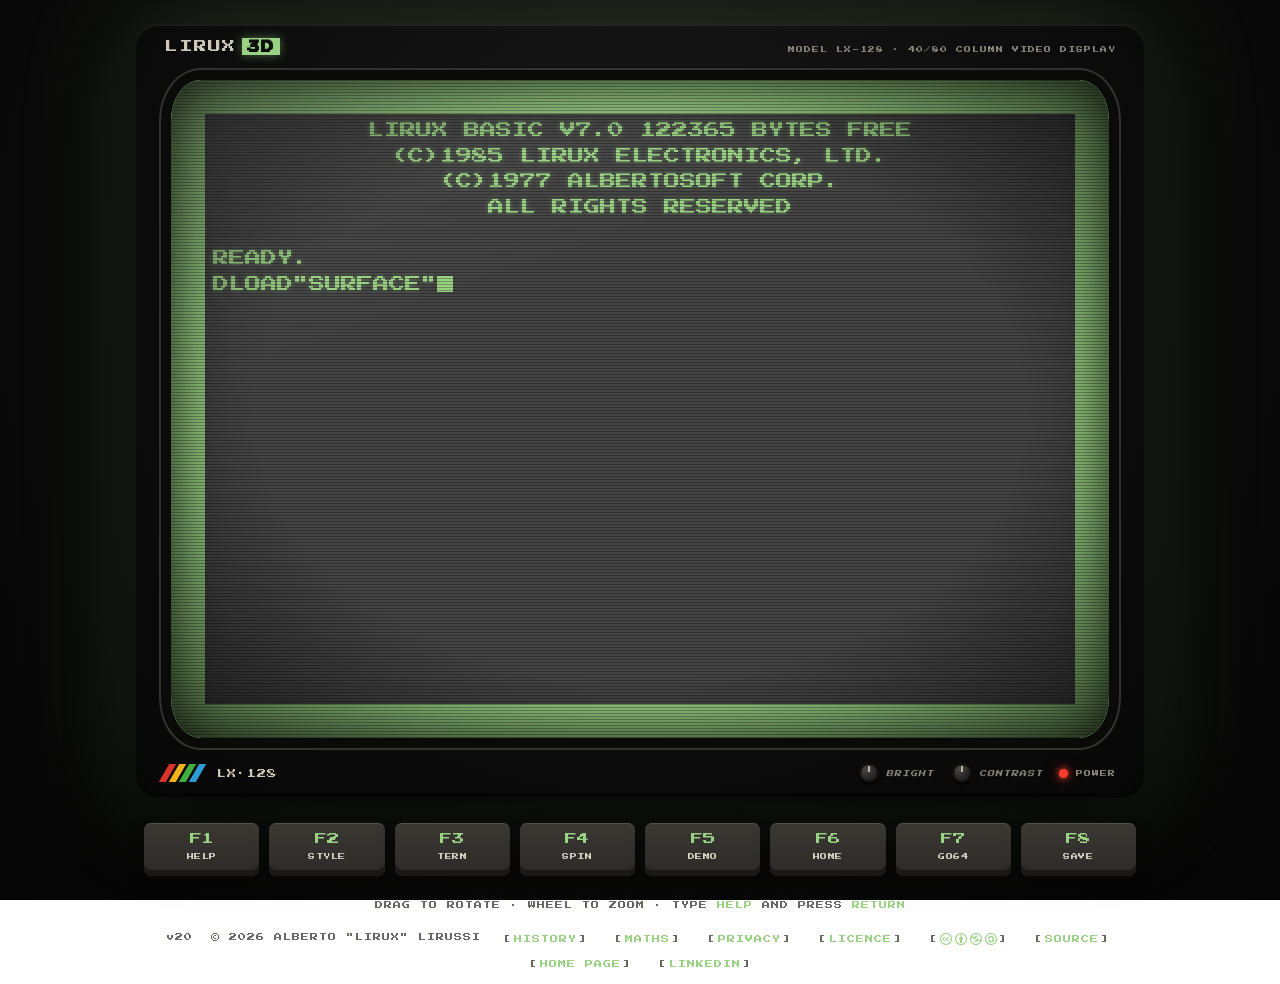
<file: index.html>
<!doctype html>
<html lang="en" data-theme="c128">
<head>
  <meta charset="utf-8">
  <meta name="viewport" content="width=device-width, initial-scale=1">
  <!-- Content security policy: the page may load only resources from this site,
       plus the GoatCounter script for the anonymous visit count. No iframes, no
       eval. Headers such as X-Frame-Options, X-Content-Type-Options and
       Permissions-Policy can only be sent as HTTP headers, which GitHub Pages
       does not allow. -->
  <meta http-equiv="Content-Security-Policy" content="default-src 'none'; script-src 'self' https://gc.zgo.at; style-src 'self' 'unsafe-inline'; font-src 'self'; img-src 'self' https://lirux-lx128.goatcounter.com; connect-src https://lirux-lx128.goatcounter.com; base-uri 'none'; form-action 'none'">
  <meta name="referrer" content="strict-origin-when-cross-origin">
  <title>Lirux 3D</title>
  <meta name="description" content="LX-128 Surface Retroplot: type a formula and get a 3D surface, real or complex, on an 80s home computer screen.">
  <link rel="canonical" href="https://alirux.github.io/lx-128-surface-retroplot/">
  <link rel="license" href="https://creativecommons.org/licenses/by-nc-sa/4.0/">
  <meta property="og:type" content="website">
  <meta property="og:site_name" content="LX-128 Surface Retroplot">
  <meta property="og:title" content="LX-128 Surface Retroplot">
  <meta property="og:description" content="Type a formula, get a 3D surface. Real or complex. Like it's 1985.">
  <meta property="og:url" content="https://alirux.github.io/lx-128-surface-retroplot/">
  <meta property="og:locale" content="en_GB">
  <meta property="og:image" content="https://alirux.github.io/lx-128-surface-retroplot/assets/social-card.jpg">
  <meta property="og:image:type" content="image/jpeg">
  <meta property="og:image:width" content="1200">
  <meta property="og:image:height" content="630">
  <meta property="og:image:alt" content="The LX-128 monitor drawing a green wireframe surface, next to the title LX-128 Surface Retroplot.">
  <meta name="twitter:card" content="summary_large_image">
  <link rel="icon" href="favicon.ico" sizes="32x32">
  <link rel="icon" href="favicon.svg" type="image/svg+xml">
  <link rel="apple-touch-icon" href="apple-touch-icon.png">
  <meta name="theme-color" content="#0a0a0a">
  <link rel="preload" href="fonts/press-start-2p-latin.woff2" as="font" type="font/woff2" crossorigin>
  <link rel="preload" href="fonts/vt323-latin.woff2" as="font" type="font/woff2" crossorigin>
  <link rel="stylesheet" href="style.css">
  <script src="js/analytics.js"></script>
</head>
<body>
  <main class="rig">
    <section class="monitor" aria-label="Monitor">
      <header class="bezel-top">
        <span class="badge">LIRUX<b>3D</b></span>
        <span class="model">MODEL LX-128 &middot; 40/80 COLUMN VIDEO DISPLAY</span>
      </header>

      <div class="screen" id="screen">
        <canvas class="tape" id="tape" width="1" height="120" aria-hidden="true"></canvas>
        <div class="display" id="display">
          <div class="plotwrap" id="plotwrap">
            <canvas id="plot" tabindex="0" aria-label="3D plot. Drag to rotate, wheel to zoom, arrow keys when focused."></canvas>
          </div>
          <div class="status" id="status"><span class="l"></span><span class="r"></span></div>
          <div class="term" id="term">
            <div class="out" id="out" aria-live="polite"></div>
            <label class="inputline">
              <span class="mirror" id="mirror"></span>
              <input id="cmd" type="text" autocomplete="off" autocorrect="off" autocapitalize="off" spellcheck="false" aria-label="Command or formula">
            </label>
          </div>
        </div>
        <div class="glass" aria-hidden="true"></div>
      </div>

      <footer class="bezel-bottom">
        <div class="stripes" aria-hidden="true"><i></i><i></i><i></i><i></i></div>
        <span class="series">LX&middot;128</span>
        <div class="knobs" aria-hidden="true">
          <span class="knob"><i></i><em>BRIGHT</em></span>
          <span class="knob"><i></i><em>CONTRAST</em></span>
        </div>
        <span class="power"><span class="led"></span>POWER</span>
      </footer>
    </section>

    <nav class="keys" id="keys" aria-label="Function keys"></nav>
    <p class="hint">DRAG TO ROTATE &middot; WHEEL TO ZOOM &middot; TYPE <kbd>HELP</kbd> AND PRESS <kbd>RETURN</kbd></p>

    <footer class="credits">
      <span class="version">v20</span>
      <span>&copy; 2026 ALBERTO "LIRUX" LIRUSSI</span>
      <a href="history.html">HISTORY</a>
      <a href="maths.html">MATHS</a>
      <a href="privacy.html">PRIVACY</a>
      <a href="licence.html">LICENCE</a>
      <a class="cc" href="licence.html" title="Content licensed under CC BY-NC-SA 4.0" aria-label="Content licensed under CC BY-NC-SA 4.0"><span class="cc-badges" aria-hidden="true"><svg viewBox="5.5 -3.5 64 64"><path d="M37.441-3.5c8.951,0,16.572,3.125,22.857,9.372c3.008,3.009,5.295,6.448,6.857,10.314c1.561,3.867,2.344,7.971,2.344,12.314c0,4.381-0.773,8.486-2.314,12.313c-1.543,3.828-3.82,7.21-6.828,10.143c-3.123,3.085-6.666,5.448-10.629,7.086c-3.961,1.638-8.057,2.457-12.285,2.457s-8.276-0.808-12.143-2.429c-3.866-1.618-7.333-3.961-10.4-7.027c-3.067-3.066-5.4-6.524-7-10.372S5.5,32.767,5.5,28.5c0-4.229,0.809-8.295,2.428-12.2c1.619-3.905,3.972-7.4,7.057-10.486C21.08-0.394,28.565-3.5,37.441-3.5zM37.557,2.272c-7.314,0-13.467,2.553-18.458,7.657c-2.515,2.553-4.448,5.419-5.8,8.6c-1.354,3.181-2.029,6.505-2.029,9.972c0,3.429,0.675,6.734,2.029,9.913c1.353,3.183,3.285,6.021,5.8,8.516c2.514,2.496,5.351,4.399,8.515,5.715c3.161,1.314,6.476,1.971,9.943,1.971c3.428,0,6.75-0.665,9.973-1.999c3.219-1.335,6.121-3.257,8.713-5.771c4.99-4.876,7.484-10.99,7.484-18.344c0-3.543-0.648-6.895-1.943-10.057c-1.293-3.162-3.18-5.98-5.654-8.458C50.984,4.844,44.795,2.272,37.557,2.272zM37.156,23.187l-4.287,2.229c-0.458-0.951-1.019-1.619-1.685-2c-0.667-0.38-1.286-0.571-1.858-0.571c-2.856,0-4.286,1.885-4.286,5.657c0,1.714,0.362,3.084,1.085,4.113c0.724,1.029,1.791,1.544,3.201,1.544c1.867,0,3.181-0.915,3.944-2.743l3.942,2c-0.838,1.563-2,2.791-3.486,3.686c-1.484,0.896-3.123,1.343-4.914,1.343c-2.857,0-5.163-0.875-6.915-2.629c-1.752-1.752-2.628-4.19-2.628-7.313c0-3.048,0.886-5.466,2.657-7.257c1.771-1.79,4.009-2.686,6.715-2.686C32.604,18.558,35.441,20.101,37.156,23.187zM55.613,23.187l-4.229,2.229c-0.457-0.951-1.02-1.619-1.686-2c-0.668-0.38-1.307-0.571-1.914-0.571c-2.857,0-4.287,1.885-4.287,5.657c0,1.714,0.363,3.084,1.086,4.113c0.723,1.029,1.789,1.544,3.201,1.544c1.865,0,3.18-0.915,3.941-2.743l4,2c-0.875,1.563-2.057,2.791-3.541,3.686c-1.486,0.896-3.105,1.343-4.857,1.343c-2.896,0-5.209-0.875-6.941-2.629c-1.736-1.752-2.602-4.19-2.602-7.313c0-3.048,0.885-5.466,2.658-7.257c1.77-1.79,4.008-2.686,6.713-2.686C51.117,18.558,53.938,20.101,55.613,23.187z"/></svg><svg viewBox="5.5 -3.5 64 64"><path d="M37.443-3.5c8.988,0,16.57,3.085,22.742,9.257C66.393,11.967,69.5,19.548,69.5,28.5c0,8.991-3.049,16.476-9.145,22.456C53.879,57.319,46.242,60.5,37.443,60.5c-8.649,0-16.153-3.144-22.514-9.43C8.644,44.784,5.5,37.262,5.5,28.5c0-8.761,3.144-16.342,9.429-22.742C21.101-0.415,28.604-3.5,37.443-3.5zM37.557,2.272c-7.276,0-13.428,2.553-18.457,7.657c-5.22,5.334-7.829,11.525-7.829,18.572c0,7.086,2.59,13.22,7.77,18.398c5.181,5.182,11.352,7.771,18.514,7.771c7.123,0,13.334-2.607,18.629-7.828c5.029-4.838,7.543-10.952,7.543-18.343c0-7.276-2.553-13.465-7.656-18.571C50.967,4.824,44.795,2.272,37.557,2.272zM46.129,20.557v13.085h-3.656v15.542h-9.944V33.643h-3.656V20.557c0-0.572,0.2-1.057,0.599-1.457c0.401-0.399,0.887-0.6,1.457-0.6h13.144c0.533,0,1.01,0.2,1.428,0.6C45.918,19.5,46.129,19.986,46.129,20.557zM33.042,12.329c0-3.008,1.485-4.514,4.458-4.514s4.457,1.504,4.457,4.514c0,2.971-1.486,4.457-4.457,4.457S33.042,15.3,33.042,12.329z"/></svg><svg viewBox="5.5 -3.5 64 64"><path d="M37.442-3.5c8.99,0,16.571,3.085,22.743,9.256C66.393,11.928,69.5,19.509,69.5,28.5c0,8.992-3.048,16.476-9.145,22.458C53.88,57.32,46.241,60.5,37.442,60.5c-8.686,0-16.19-3.162-22.513-9.485C8.644,44.728,5.5,37.225,5.5,28.5c0-8.762,3.144-16.343,9.429-22.743C21.1-0.414,28.604-3.5,37.442-3.5zM12.7,19.872c-0.952,2.628-1.429,5.505-1.429,8.629c0,7.086,2.59,13.22,7.77,18.4c5.219,5.144,11.391,7.715,18.514,7.715c7.201,0,13.409-2.608,18.63-7.829c1.867-1.79,3.332-3.657,4.398-5.602l-12.056-5.371c-0.421,2.02-1.439,3.667-3.057,4.942c-1.622,1.276-3.535,2.011-5.744,2.2v4.915h-3.714v-4.915c-3.543-0.036-6.782-1.312-9.714-3.827l4.4-4.457c2.094,1.942,4.476,2.913,7.143,2.913c1.104,0,2.048-0.246,2.83-0.743c0.78-0.494,1.172-1.312,1.172-2.457c0-0.801-0.287-1.448-0.858-1.943l-3.085-1.315l-3.771-1.715l-5.086-2.229L12.7,19.872zM37.557,2.214c-7.276,0-13.428,2.571-18.457,7.714c-1.258,1.258-2.439,2.686-3.543,4.287L27.786,19.7c0.533-1.676,1.542-3.019,3.029-4.028c1.484-1.009,3.218-1.571,5.2-1.686V9.071h3.715v4.915c2.934,0.153,5.6,1.143,8,2.971l-4.172,4.286c-1.793-1.257-3.619-1.885-5.486-1.885c-0.991,0-1.876,0.191-2.656,0.571c-0.781,0.381-1.172,1.029-1.172,1.943c0,0.267,0.095,0.533,0.285,0.8l4.057,1.83l2.8,1.257l5.144,2.285l16.397,7.314c0.535-2.248,0.801-4.533,0.801-6.857c0-7.353-2.552-13.543-7.656-18.573C51.005,4.785,44.831,2.214,37.557,2.214z"/></svg><svg viewBox="5.5 -3.5 64 64"><path d="M37.443-3.5c8.951,0,16.531,3.105,22.742,9.315C66.393,11.987,69.5,19.548,69.5,28.5c0,8.954-3.049,16.457-9.145,22.514C53.918,57.338,46.279,60.5,37.443,60.5c-8.649,0-16.153-3.143-22.514-9.429C8.644,44.786,5.5,37.264,5.5,28.501c0-8.723,3.144-16.285,9.429-22.685C21.138-0.395,28.643-3.5,37.443-3.5zM37.557,2.272c-7.276,0-13.428,2.572-18.457,7.715c-5.22,5.296-7.829,11.467-7.829,18.513c0,7.125,2.59,13.257,7.77,18.4c5.181,5.182,11.352,7.771,18.514,7.771c7.123,0,13.334-2.609,18.629-7.828c5.029-4.876,7.543-10.99,7.543-18.343c0-7.313-2.553-13.485-7.656-18.513C51.004,4.842,44.832,2.272,37.557,2.272zM23.271,23.985c0.609-3.924,2.189-6.962,4.742-9.114c2.552-2.152,5.656-3.228,9.314-3.228c5.027,0,9.029,1.62,12,4.856c2.971,3.238,4.457,7.391,4.457,12.457c0,4.915-1.543,9-4.627,12.256c-3.088,3.256-7.086,4.886-12.002,4.886c-3.619,0-6.743-1.085-9.371-3.257c-2.629-2.172-4.209-5.257-4.743-9.257H31.1c0.19,3.886,2.533,5.829,7.029,5.829c2.246,0,4.057-0.972,5.428-2.914c1.373-1.942,2.059-4.534,2.059-7.771c0-3.391-0.629-5.971-1.885-7.743c-1.258-1.771-3.066-2.657-5.43-2.657c-4.268,0-6.667,1.885-7.2,5.656h2.343l-6.342,6.343l-6.343-6.343L23.271,23.985L23.271,23.985z"/></svg></span></a>
      <a href="https://github.com/alirux/lx-128-surface-retroplot" target="_blank" rel="noopener noreferrer">SOURCE</a>
      <a href="https://alirux.github.io/" target="_blank" rel="noopener noreferrer">HOME PAGE</a>
      <a href="https://www.linkedin.com/in/alberto-lirussi/" target="_blank" rel="noopener noreferrer">LINKEDIN</a>
    </footer>
  </main>

  <script src="js/parser.js"></script>
  <script src="js/render.js"></script>
  <script src="js/app.js"></script>
</body>
</html>
</file>
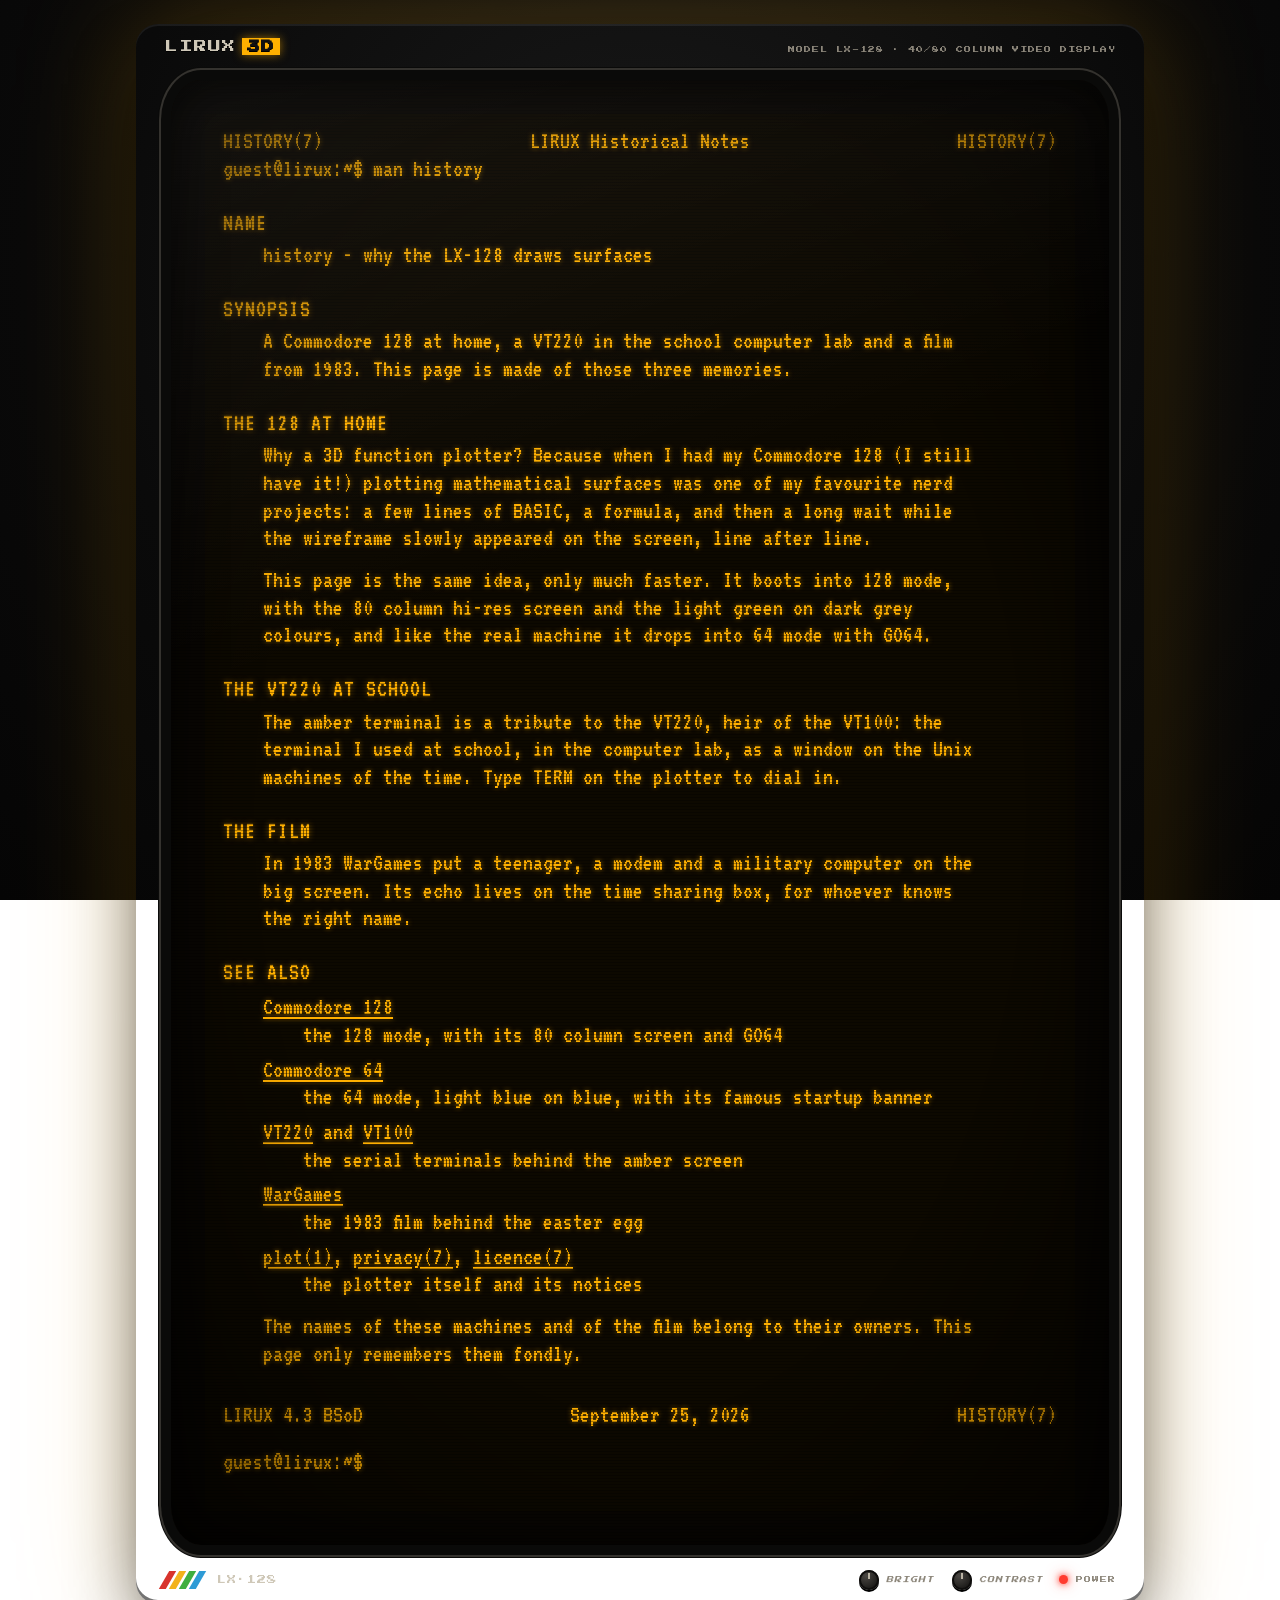
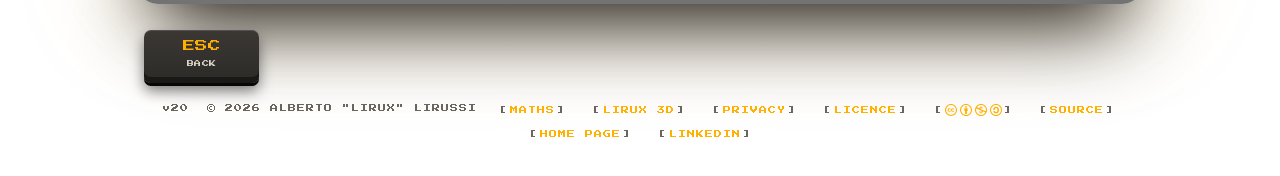
<file: history.html>
<!doctype html>
<html lang="en" data-theme="amber">
<head>
  <meta charset="utf-8">
  <meta name="viewport" content="width=device-width, initial-scale=1">
  <!-- Content security policy: only resources from this site, plus the
       GoatCounter script for the anonymous visit count. -->
  <meta http-equiv="Content-Security-Policy" content="default-src 'none'; script-src 'self' https://gc.zgo.at; style-src 'self' 'unsafe-inline'; font-src 'self'; img-src 'self' https://lirux-lx128.goatcounter.com; connect-src https://lirux-lx128.goatcounter.com; base-uri 'none'; form-action 'none'">
  <meta name="referrer" content="strict-origin-when-cross-origin">
  <title>History · Lirux 3D</title>
  <meta name="description" content="Why LX-128 Surface Retroplot exists: a Commodore 128 at home, a VT220 in the school lab and a film from 1983.">
  <link rel="icon" href="favicon.ico" sizes="32x32">
  <link rel="icon" href="favicon.svg" type="image/svg+xml">
  <link rel="apple-touch-icon" href="apple-touch-icon.png">
  <meta name="theme-color" content="#0a0a0a">
  <link rel="preload" href="fonts/press-start-2p-latin.woff2" as="font" type="font/woff2" crossorigin>
  <link rel="preload" href="fonts/vt323-latin.woff2" as="font" type="font/woff2" crossorigin>
  <link rel="stylesheet" href="style.css">
  <script src="js/analytics.js"></script>
</head>
<body>
  <main class="rig">
    <section class="monitor" aria-label="Monitor">
      <header class="bezel-top">
        <span class="badge">LIRUX<b>3D</b></span>
        <span class="model">MODEL LX-128 &middot; 40/80 COLUMN VIDEO DISPLAY</span>
      </header>

      <div class="screen">
        <div class="display">
          <article class="doc">
            <div class="man-head"><span>HISTORY(7)</span><span>LIRUX Historical Notes</span><span>HISTORY(7)</span></div>

            <p class="cmdline">guest@lirux:~$ man history</p>

            <h2>NAME</h2>
            <p>history - why the LX-128 draws surfaces</p>

            <h2>SYNOPSIS</h2>
            <p>A Commodore 128 at home, a VT220 in the school computer lab and a film from 1983. This
              page is made of those three memories.</p>

            <h2>THE 128 AT HOME</h2>
            <p>Why a 3D function plotter? Because when I had my Commodore 128 (I still have it!)
              plotting mathematical surfaces was one of my favourite nerd projects: a few lines of
              BASIC, a formula, and then a long wait while the wireframe slowly appeared on the screen,
              line after line.</p>
            <p>This page is the same idea, only much faster. It boots into 128 mode, with the 80 column
              hi-res screen and the light green on dark grey colours, and like the real machine it
              drops into 64 mode with <code>GO64</code>.</p>

            <h2>THE VT220 AT SCHOOL</h2>
            <p>The amber terminal is a tribute to the VT220, heir of the VT100: the terminal I used at
              school, in the computer lab, as a window on the Unix machines of the time. Type
              <code>TERM</code> on the plotter to dial in.</p>

            <h2>THE FILM</h2>
            <p>In 1983 WarGames put a teenager, a modem and a military computer on the big screen. Its
              echo lives on the time sharing box, for whoever knows the right name.</p>

            <h2>SEE ALSO</h2>
            <dl>
              <dt><a href="https://en.wikipedia.org/wiki/Commodore_128" target="_blank" rel="noopener noreferrer">Commodore 128</a></dt>
              <dd>the 128 mode, with its 80 column screen and GO64</dd>
              <dt><a href="https://en.wikipedia.org/wiki/Commodore_64" target="_blank" rel="noopener noreferrer">Commodore 64</a></dt>
              <dd>the 64 mode, light blue on blue, with its famous startup banner</dd>
              <dt><a href="https://en.wikipedia.org/wiki/VT220" target="_blank" rel="noopener noreferrer">VT220</a> and <a href="https://en.wikipedia.org/wiki/VT100" target="_blank" rel="noopener noreferrer">VT100</a></dt>
              <dd>the serial terminals behind the amber screen</dd>
              <dt><a href="https://en.wikipedia.org/wiki/WarGames" target="_blank" rel="noopener noreferrer">WarGames</a></dt>
              <dd>the 1983 film behind the easter egg</dd>
              <dt><a href="./">plot(1)</a>, <a href="privacy.html">privacy(7)</a>, <a href="licence.html">licence(7)</a></dt>
              <dd>the plotter itself and its notices</dd>
            </dl>
            <p>The names of these machines and of the film belong to their owners. This page only
              remembers them fondly.</p>

            <div class="man-head man-foot"><span>LIRUX 4.3 BSoD</span><span>September 25, 2026</span><span>HISTORY(7)</span></div>
            <p class="cmdline">guest@lirux:~$ <span class="cur"> </span></p>
          </article>
        </div>
        <div class="glass" aria-hidden="true"></div>
      </div>

      <footer class="bezel-bottom">
        <div class="stripes" aria-hidden="true"><i></i><i></i><i></i><i></i></div>
        <span class="series">LX&middot;128</span>
        <div class="knobs" aria-hidden="true">
          <span class="knob"><i></i><em>BRIGHT</em></span>
          <span class="knob"><i></i><em>CONTRAST</em></span>
        </div>
        <span class="power"><span class="led"></span>POWER</span>
      </footer>
    </section>

    <nav class="keys keys-back" aria-label="Navigation">
      <a class="key" href="./"><span class="fk">ESC</span><span class="lb">BACK</span></a>
    </nav>

    <footer class="credits">
      <span class="version">v20</span>
      <span>&copy; 2026 ALBERTO "LIRUX" LIRUSSI</span>
      <a href="maths.html">MATHS</a>
      <a href="./">LIRUX 3D</a>
      <a href="privacy.html">PRIVACY</a>
      <a href="licence.html">LICENCE</a>
      <a class="cc" href="licence.html" title="Content licensed under CC BY-NC-SA 4.0" aria-label="Content licensed under CC BY-NC-SA 4.0"><span class="cc-badges" aria-hidden="true"><svg viewBox="5.5 -3.5 64 64"><path d="M37.441-3.5c8.951,0,16.572,3.125,22.857,9.372c3.008,3.009,5.295,6.448,6.857,10.314c1.561,3.867,2.344,7.971,2.344,12.314c0,4.381-0.773,8.486-2.314,12.313c-1.543,3.828-3.82,7.21-6.828,10.143c-3.123,3.085-6.666,5.448-10.629,7.086c-3.961,1.638-8.057,2.457-12.285,2.457s-8.276-0.808-12.143-2.429c-3.866-1.618-7.333-3.961-10.4-7.027c-3.067-3.066-5.4-6.524-7-10.372S5.5,32.767,5.5,28.5c0-4.229,0.809-8.295,2.428-12.2c1.619-3.905,3.972-7.4,7.057-10.486C21.08-0.394,28.565-3.5,37.441-3.5zM37.557,2.272c-7.314,0-13.467,2.553-18.458,7.657c-2.515,2.553-4.448,5.419-5.8,8.6c-1.354,3.181-2.029,6.505-2.029,9.972c0,3.429,0.675,6.734,2.029,9.913c1.353,3.183,3.285,6.021,5.8,8.516c2.514,2.496,5.351,4.399,8.515,5.715c3.161,1.314,6.476,1.971,9.943,1.971c3.428,0,6.75-0.665,9.973-1.999c3.219-1.335,6.121-3.257,8.713-5.771c4.99-4.876,7.484-10.99,7.484-18.344c0-3.543-0.648-6.895-1.943-10.057c-1.293-3.162-3.18-5.98-5.654-8.458C50.984,4.844,44.795,2.272,37.557,2.272zM37.156,23.187l-4.287,2.229c-0.458-0.951-1.019-1.619-1.685-2c-0.667-0.38-1.286-0.571-1.858-0.571c-2.856,0-4.286,1.885-4.286,5.657c0,1.714,0.362,3.084,1.085,4.113c0.724,1.029,1.791,1.544,3.201,1.544c1.867,0,3.181-0.915,3.944-2.743l3.942,2c-0.838,1.563-2,2.791-3.486,3.686c-1.484,0.896-3.123,1.343-4.914,1.343c-2.857,0-5.163-0.875-6.915-2.629c-1.752-1.752-2.628-4.19-2.628-7.313c0-3.048,0.886-5.466,2.657-7.257c1.771-1.79,4.009-2.686,6.715-2.686C32.604,18.558,35.441,20.101,37.156,23.187zM55.613,23.187l-4.229,2.229c-0.457-0.951-1.02-1.619-1.686-2c-0.668-0.38-1.307-0.571-1.914-0.571c-2.857,0-4.287,1.885-4.287,5.657c0,1.714,0.363,3.084,1.086,4.113c0.723,1.029,1.789,1.544,3.201,1.544c1.865,0,3.18-0.915,3.941-2.743l4,2c-0.875,1.563-2.057,2.791-3.541,3.686c-1.486,0.896-3.105,1.343-4.857,1.343c-2.896,0-5.209-0.875-6.941-2.629c-1.736-1.752-2.602-4.19-2.602-7.313c0-3.048,0.885-5.466,2.658-7.257c1.77-1.79,4.008-2.686,6.713-2.686C51.117,18.558,53.938,20.101,55.613,23.187z"/></svg><svg viewBox="5.5 -3.5 64 64"><path d="M37.443-3.5c8.988,0,16.57,3.085,22.742,9.257C66.393,11.967,69.5,19.548,69.5,28.5c0,8.991-3.049,16.476-9.145,22.456C53.879,57.319,46.242,60.5,37.443,60.5c-8.649,0-16.153-3.144-22.514-9.43C8.644,44.784,5.5,37.262,5.5,28.5c0-8.761,3.144-16.342,9.429-22.742C21.101-0.415,28.604-3.5,37.443-3.5zM37.557,2.272c-7.276,0-13.428,2.553-18.457,7.657c-5.22,5.334-7.829,11.525-7.829,18.572c0,7.086,2.59,13.22,7.77,18.398c5.181,5.182,11.352,7.771,18.514,7.771c7.123,0,13.334-2.607,18.629-7.828c5.029-4.838,7.543-10.952,7.543-18.343c0-7.276-2.553-13.465-7.656-18.571C50.967,4.824,44.795,2.272,37.557,2.272zM46.129,20.557v13.085h-3.656v15.542h-9.944V33.643h-3.656V20.557c0-0.572,0.2-1.057,0.599-1.457c0.401-0.399,0.887-0.6,1.457-0.6h13.144c0.533,0,1.01,0.2,1.428,0.6C45.918,19.5,46.129,19.986,46.129,20.557zM33.042,12.329c0-3.008,1.485-4.514,4.458-4.514s4.457,1.504,4.457,4.514c0,2.971-1.486,4.457-4.457,4.457S33.042,15.3,33.042,12.329z"/></svg><svg viewBox="5.5 -3.5 64 64"><path d="M37.442-3.5c8.99,0,16.571,3.085,22.743,9.256C66.393,11.928,69.5,19.509,69.5,28.5c0,8.992-3.048,16.476-9.145,22.458C53.88,57.32,46.241,60.5,37.442,60.5c-8.686,0-16.19-3.162-22.513-9.485C8.644,44.728,5.5,37.225,5.5,28.5c0-8.762,3.144-16.343,9.429-22.743C21.1-0.414,28.604-3.5,37.442-3.5zM12.7,19.872c-0.952,2.628-1.429,5.505-1.429,8.629c0,7.086,2.59,13.22,7.77,18.4c5.219,5.144,11.391,7.715,18.514,7.715c7.201,0,13.409-2.608,18.63-7.829c1.867-1.79,3.332-3.657,4.398-5.602l-12.056-5.371c-0.421,2.02-1.439,3.667-3.057,4.942c-1.622,1.276-3.535,2.011-5.744,2.2v4.915h-3.714v-4.915c-3.543-0.036-6.782-1.312-9.714-3.827l4.4-4.457c2.094,1.942,4.476,2.913,7.143,2.913c1.104,0,2.048-0.246,2.83-0.743c0.78-0.494,1.172-1.312,1.172-2.457c0-0.801-0.287-1.448-0.858-1.943l-3.085-1.315l-3.771-1.715l-5.086-2.229L12.7,19.872zM37.557,2.214c-7.276,0-13.428,2.571-18.457,7.714c-1.258,1.258-2.439,2.686-3.543,4.287L27.786,19.7c0.533-1.676,1.542-3.019,3.029-4.028c1.484-1.009,3.218-1.571,5.2-1.686V9.071h3.715v4.915c2.934,0.153,5.6,1.143,8,2.971l-4.172,4.286c-1.793-1.257-3.619-1.885-5.486-1.885c-0.991,0-1.876,0.191-2.656,0.571c-0.781,0.381-1.172,1.029-1.172,1.943c0,0.267,0.095,0.533,0.285,0.8l4.057,1.83l2.8,1.257l5.144,2.285l16.397,7.314c0.535-2.248,0.801-4.533,0.801-6.857c0-7.353-2.552-13.543-7.656-18.573C51.005,4.785,44.831,2.214,37.557,2.214z"/></svg><svg viewBox="5.5 -3.5 64 64"><path d="M37.443-3.5c8.951,0,16.531,3.105,22.742,9.315C66.393,11.987,69.5,19.548,69.5,28.5c0,8.954-3.049,16.457-9.145,22.514C53.918,57.338,46.279,60.5,37.443,60.5c-8.649,0-16.153-3.143-22.514-9.429C8.644,44.786,5.5,37.264,5.5,28.501c0-8.723,3.144-16.285,9.429-22.685C21.138-0.395,28.643-3.5,37.443-3.5zM37.557,2.272c-7.276,0-13.428,2.572-18.457,7.715c-5.22,5.296-7.829,11.467-7.829,18.513c0,7.125,2.59,13.257,7.77,18.4c5.181,5.182,11.352,7.771,18.514,7.771c7.123,0,13.334-2.609,18.629-7.828c5.029-4.876,7.543-10.99,7.543-18.343c0-7.313-2.553-13.485-7.656-18.513C51.004,4.842,44.832,2.272,37.557,2.272zM23.271,23.985c0.609-3.924,2.189-6.962,4.742-9.114c2.552-2.152,5.656-3.228,9.314-3.228c5.027,0,9.029,1.62,12,4.856c2.971,3.238,4.457,7.391,4.457,12.457c0,4.915-1.543,9-4.627,12.256c-3.088,3.256-7.086,4.886-12.002,4.886c-3.619,0-6.743-1.085-9.371-3.257c-2.629-2.172-4.209-5.257-4.743-9.257H31.1c0.19,3.886,2.533,5.829,7.029,5.829c2.246,0,4.057-0.972,5.428-2.914c1.373-1.942,2.059-4.534,2.059-7.771c0-3.391-0.629-5.971-1.885-7.743c-1.258-1.771-3.066-2.657-5.43-2.657c-4.268,0-6.667,1.885-7.2,5.656h2.343l-6.342,6.343l-6.343-6.343L23.271,23.985L23.271,23.985z"/></svg></span></a>
      <a href="https://github.com/alirux/lx-128-surface-retroplot" target="_blank" rel="noopener noreferrer">SOURCE</a>
      <a href="https://alirux.github.io/" target="_blank" rel="noopener noreferrer">HOME PAGE</a>
      <a href="https://www.linkedin.com/in/alberto-lirussi/" target="_blank" rel="noopener noreferrer">LINKEDIN</a>
    </footer>
  </main>

  <script src="js/back.js"></script>
</body>
</html>
</file>
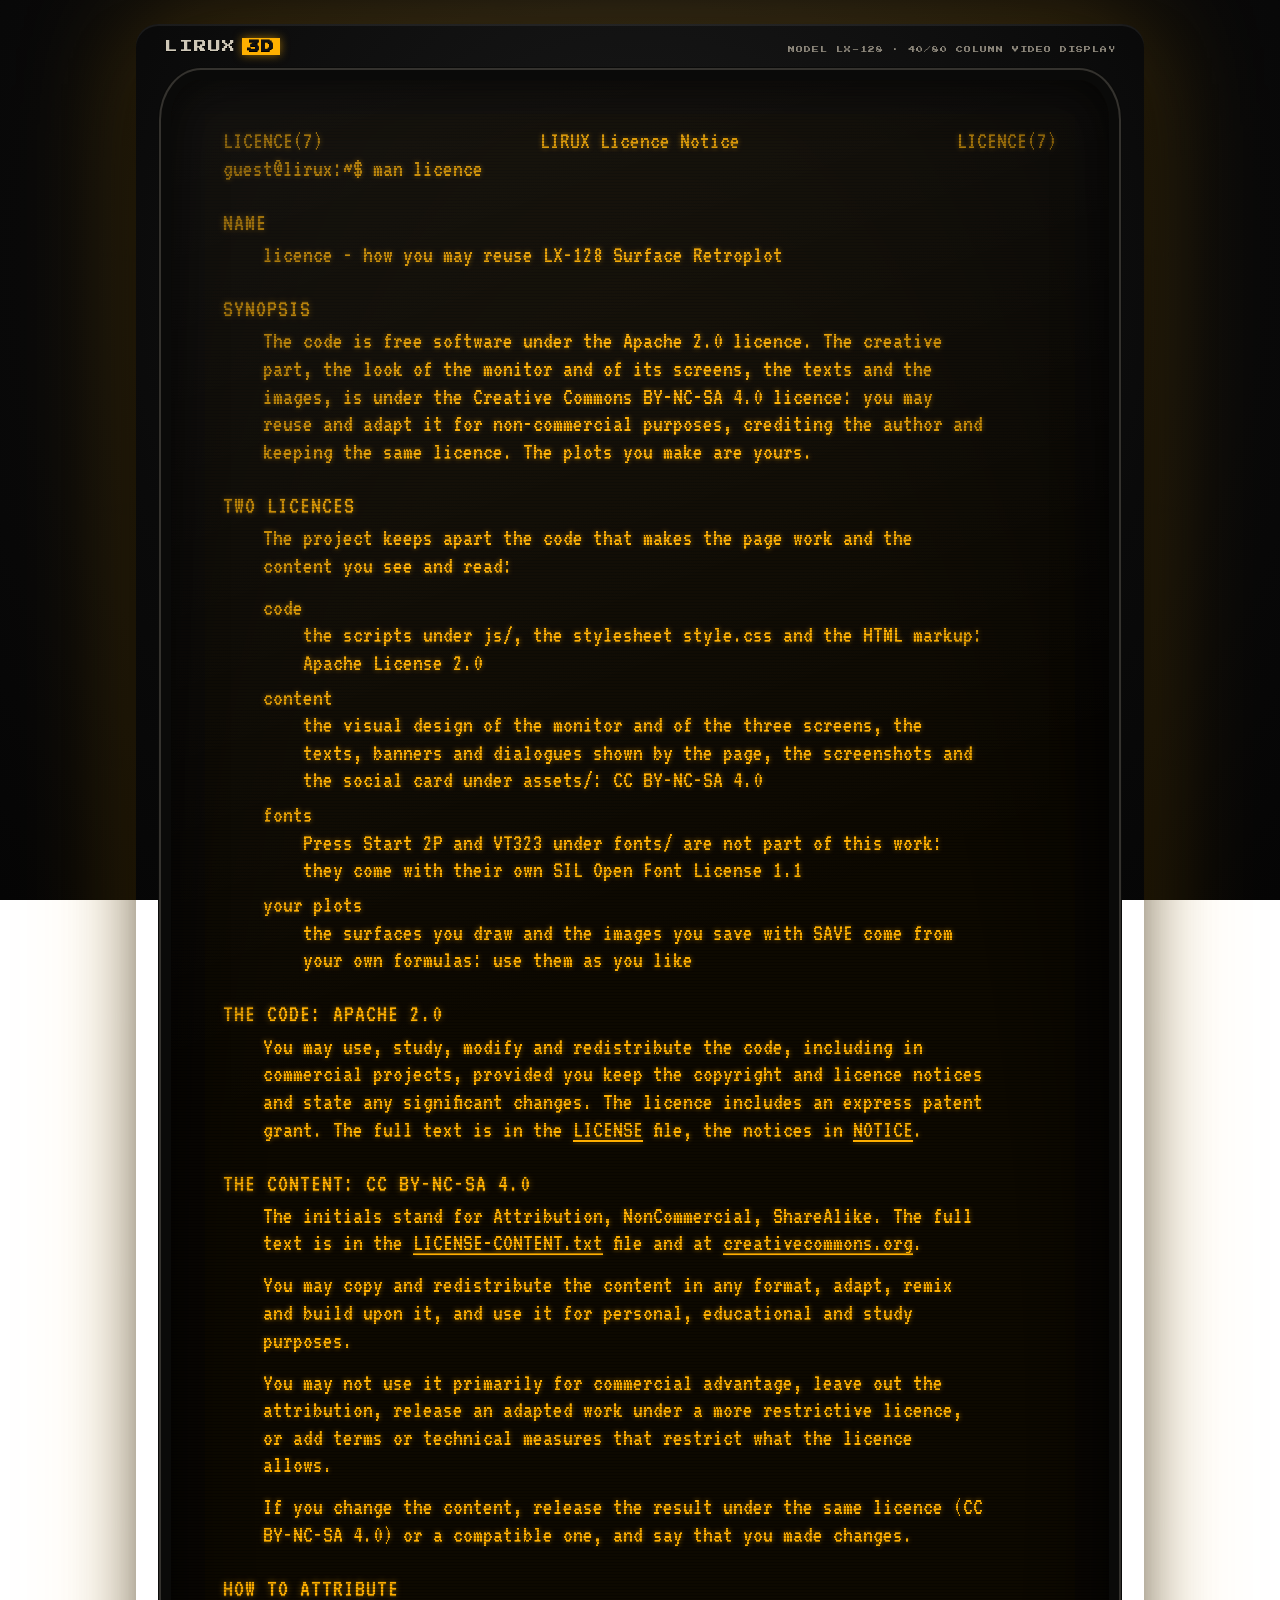
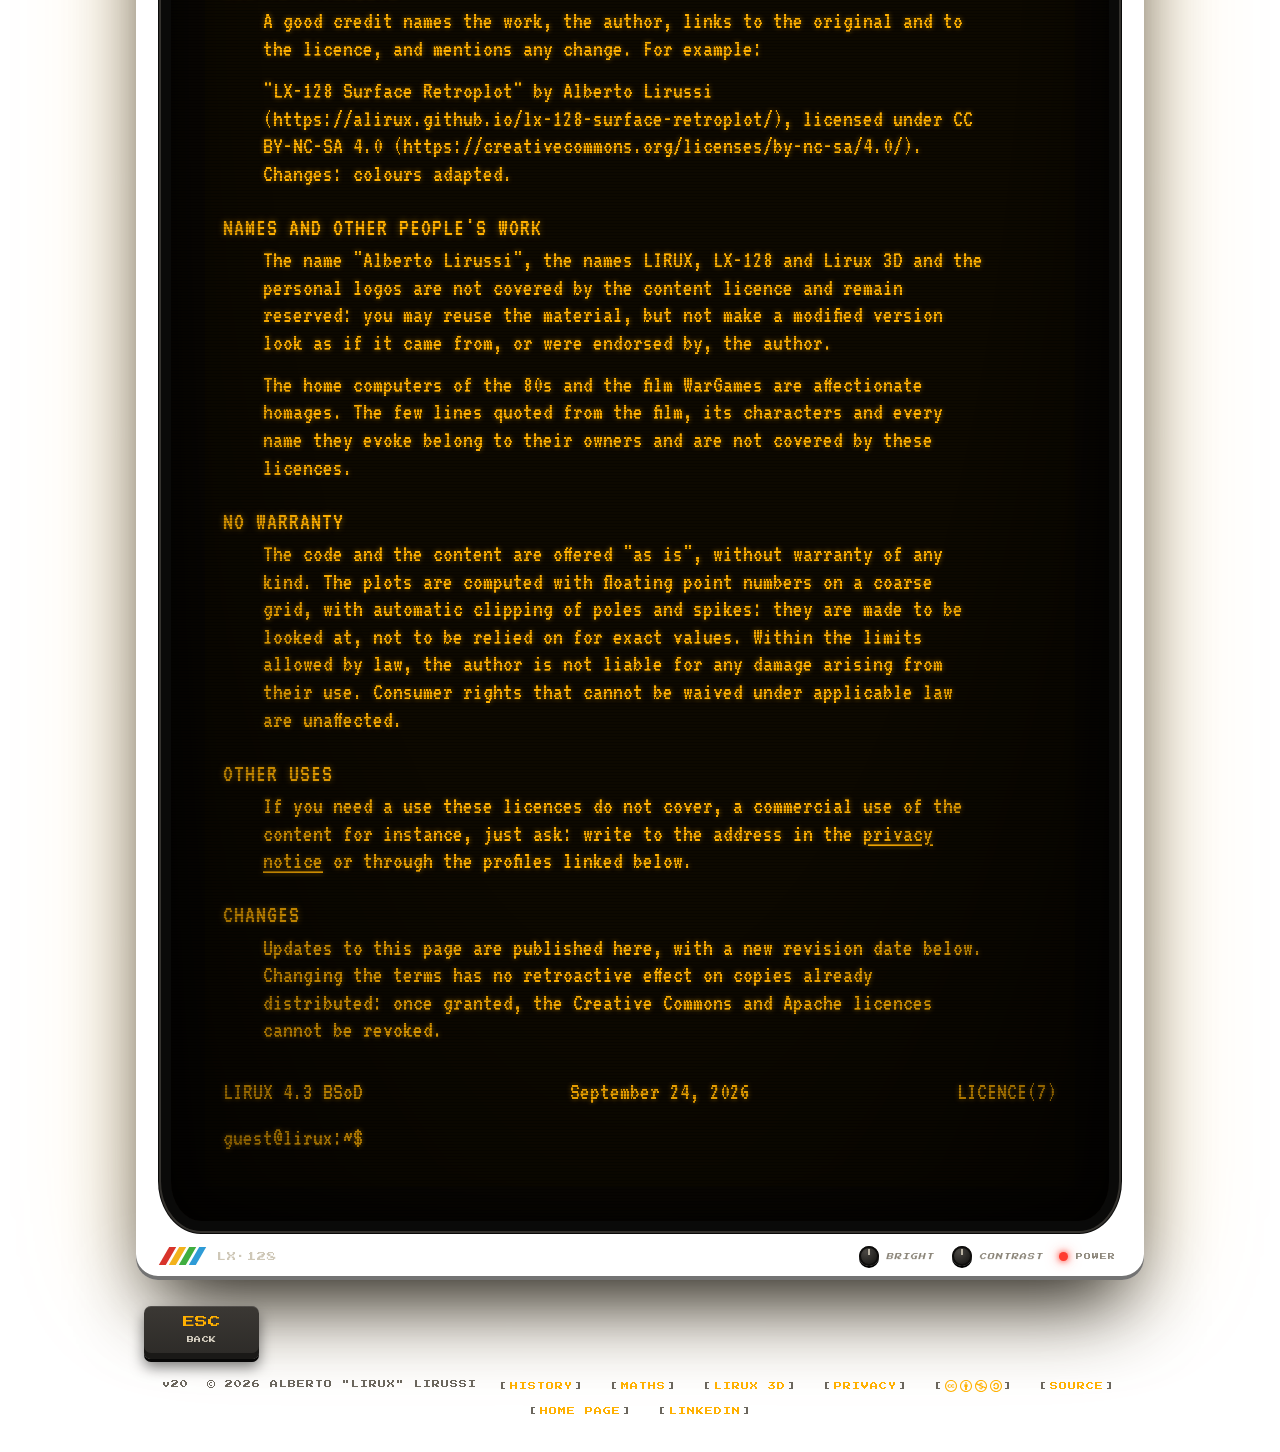
<file: licence.html>
<!doctype html>
<html lang="en" data-theme="amber">
<head>
  <meta charset="utf-8">
  <meta name="viewport" content="width=device-width, initial-scale=1">
  <!-- Content security policy: only resources from this site. The legal pages
       do not even load the visit counter. -->
  <meta http-equiv="Content-Security-Policy" content="default-src 'none'; script-src 'self'; style-src 'self' 'unsafe-inline'; font-src 'self'; img-src 'self'; base-uri 'none'; form-action 'none'">
  <meta name="referrer" content="strict-origin-when-cross-origin">
  <title>Licence · Lirux 3D</title>
  <meta name="description" content="Licences of LX-128 Surface Retroplot: Apache 2.0 for the code, CC BY-NC-SA 4.0 for the content.">
  <link rel="license" href="https://creativecommons.org/licenses/by-nc-sa/4.0/">
  <link rel="icon" href="favicon.ico" sizes="32x32">
  <link rel="icon" href="favicon.svg" type="image/svg+xml">
  <link rel="apple-touch-icon" href="apple-touch-icon.png">
  <meta name="theme-color" content="#0a0a0a">
  <link rel="preload" href="fonts/press-start-2p-latin.woff2" as="font" type="font/woff2" crossorigin>
  <link rel="preload" href="fonts/vt323-latin.woff2" as="font" type="font/woff2" crossorigin>
  <link rel="stylesheet" href="style.css">
</head>
<body>
  <main class="rig">
    <section class="monitor" aria-label="Monitor">
      <header class="bezel-top">
        <span class="badge">LIRUX<b>3D</b></span>
        <span class="model">MODEL LX-128 &middot; 40/80 COLUMN VIDEO DISPLAY</span>
      </header>

      <div class="screen">
        <div class="display">
          <article class="doc">
            <div class="man-head"><span>LICENCE(7)</span><span>LIRUX Licence Notice</span><span>LICENCE(7)</span></div>

            <p class="cmdline">guest@lirux:~$ man licence</p>

            <h2>NAME</h2>
            <p>licence - how you may reuse LX-128 Surface Retroplot</p>

            <h2>SYNOPSIS</h2>
            <p>The code is free software under the Apache 2.0 licence. The creative part, the look of
              the monitor and of its screens, the texts and the images, is under the Creative Commons
              BY-NC-SA 4.0 licence: you may reuse and adapt it for non-commercial purposes, crediting
              the author and keeping the same licence. The plots you make are yours.</p>

            <h2>TWO LICENCES</h2>
            <p>The project keeps apart the code that makes the page work and the content you see and
              read:</p>
            <dl>
              <dt>code</dt>
              <dd>the scripts under js/, the stylesheet style.css and the HTML markup:
                Apache License 2.0</dd>
              <dt>content</dt>
              <dd>the visual design of the monitor and of the three screens, the texts, banners and
                dialogues shown by the page, the screenshots and the social card under assets/:
                CC BY-NC-SA 4.0</dd>
              <dt>fonts</dt>
              <dd>Press Start 2P and VT323 under fonts/ are not part of this work: they come with
                their own SIL Open Font License 1.1</dd>
              <dt>your plots</dt>
              <dd>the surfaces you draw and the images you save with SAVE come from your own
                formulas: use them as you like</dd>
            </dl>

            <h2>THE CODE: APACHE 2.0</h2>
            <p>You may use, study, modify and redistribute the code, including in commercial projects,
              provided you keep the copyright and licence notices and state any significant changes.
              The licence includes an express patent grant. The full text is in the
              <a href="LICENSE">LICENSE</a> file, the notices in <a href="NOTICE">NOTICE</a>.</p>

            <h2>THE CONTENT: CC BY-NC-SA 4.0</h2>
            <p>The initials stand for Attribution, NonCommercial, ShareAlike. The full text is in the
              <a href="LICENSE-CONTENT.txt">LICENSE-CONTENT.txt</a> file and at
              <a href="https://creativecommons.org/licenses/by-nc-sa/4.0/" target="_blank" rel="noopener noreferrer">creativecommons.org</a>.</p>
            <p>You may copy and redistribute the content in any format, adapt, remix and build upon
              it, and use it for personal, educational and study purposes.</p>
            <p>You may not use it primarily for commercial advantage, leave out the attribution,
              release an adapted work under a more restrictive licence, or add terms or technical
              measures that restrict what the licence allows.</p>
            <p>If you change the content, release the result under the same licence (CC BY-NC-SA 4.0)
              or a compatible one, and say that you made changes.</p>

            <h2>HOW TO ATTRIBUTE</h2>
            <p>A good credit names the work, the author, links to the original and to the licence, and
              mentions any change. For example:</p>
            <p>"LX-128 Surface Retroplot" by Alberto Lirussi
              (https://alirux.github.io/lx-128-surface-retroplot/), licensed under CC BY-NC-SA 4.0
              (https://creativecommons.org/licenses/by-nc-sa/4.0/). Changes: colours adapted.</p>

            <h2>NAMES AND OTHER PEOPLE'S WORK</h2>
            <p>The name "Alberto Lirussi", the names LIRUX, LX-128 and Lirux 3D and the personal logos
              are not covered by the content licence and remain reserved: you may reuse the material,
              but not make a modified version look as if it came from, or were endorsed by, the
              author.</p>
            <p>The home computers of the 80s and the film WarGames are affectionate homages. The few
              lines quoted from the film, its characters and every name they evoke belong to their
              owners and are not covered by these licences.</p>

            <h2>NO WARRANTY</h2>
            <p>The code and the content are offered "as is", without warranty of any kind. The plots
              are computed with floating point numbers on a coarse grid, with automatic clipping of
              poles and spikes: they are made to be looked at, not to be relied on for exact values.
              Within the limits allowed by law, the author is not liable for any damage arising from
              their use. Consumer rights that cannot be waived under applicable law are unaffected.</p>

            <h2>OTHER USES</h2>
            <p>If you need a use these licences do not cover, a commercial use of the content for
              instance, just ask: write to the address in the <a href="privacy.html">privacy notice</a>
              or through the profiles linked below.</p>

            <h2>CHANGES</h2>
            <p>Updates to this page are published here, with a new revision date below. Changing the
              terms has no retroactive effect on copies already distributed: once granted, the
              Creative Commons and Apache licences cannot be revoked.</p>

            <div class="man-head man-foot"><span>LIRUX 4.3 BSoD</span><span>September 24, 2026</span><span>LICENCE(7)</span></div>
            <p class="cmdline">guest@lirux:~$ <span class="cur"> </span></p>
          </article>
        </div>
        <div class="glass" aria-hidden="true"></div>
      </div>

      <footer class="bezel-bottom">
        <div class="stripes" aria-hidden="true"><i></i><i></i><i></i><i></i></div>
        <span class="series">LX&middot;128</span>
        <div class="knobs" aria-hidden="true">
          <span class="knob"><i></i><em>BRIGHT</em></span>
          <span class="knob"><i></i><em>CONTRAST</em></span>
        </div>
        <span class="power"><span class="led"></span>POWER</span>
      </footer>
    </section>

    <nav class="keys keys-back" aria-label="Navigation">
      <a class="key" href="./"><span class="fk">ESC</span><span class="lb">BACK</span></a>
    </nav>

    <footer class="credits">
      <span class="version">v20</span>
      <span>&copy; 2026 ALBERTO "LIRUX" LIRUSSI</span>
      <a href="history.html">HISTORY</a>
      <a href="maths.html">MATHS</a>
      <a href="./">LIRUX 3D</a>
      <a href="privacy.html">PRIVACY</a>
      <a class="cc" href="licence.html" title="Content licensed under CC BY-NC-SA 4.0" aria-label="Content licensed under CC BY-NC-SA 4.0"><span class="cc-badges" aria-hidden="true"><svg viewBox="5.5 -3.5 64 64"><path d="M37.441-3.5c8.951,0,16.572,3.125,22.857,9.372c3.008,3.009,5.295,6.448,6.857,10.314c1.561,3.867,2.344,7.971,2.344,12.314c0,4.381-0.773,8.486-2.314,12.313c-1.543,3.828-3.82,7.21-6.828,10.143c-3.123,3.085-6.666,5.448-10.629,7.086c-3.961,1.638-8.057,2.457-12.285,2.457s-8.276-0.808-12.143-2.429c-3.866-1.618-7.333-3.961-10.4-7.027c-3.067-3.066-5.4-6.524-7-10.372S5.5,32.767,5.5,28.5c0-4.229,0.809-8.295,2.428-12.2c1.619-3.905,3.972-7.4,7.057-10.486C21.08-0.394,28.565-3.5,37.441-3.5zM37.557,2.272c-7.314,0-13.467,2.553-18.458,7.657c-2.515,2.553-4.448,5.419-5.8,8.6c-1.354,3.181-2.029,6.505-2.029,9.972c0,3.429,0.675,6.734,2.029,9.913c1.353,3.183,3.285,6.021,5.8,8.516c2.514,2.496,5.351,4.399,8.515,5.715c3.161,1.314,6.476,1.971,9.943,1.971c3.428,0,6.75-0.665,9.973-1.999c3.219-1.335,6.121-3.257,8.713-5.771c4.99-4.876,7.484-10.99,7.484-18.344c0-3.543-0.648-6.895-1.943-10.057c-1.293-3.162-3.18-5.98-5.654-8.458C50.984,4.844,44.795,2.272,37.557,2.272zM37.156,23.187l-4.287,2.229c-0.458-0.951-1.019-1.619-1.685-2c-0.667-0.38-1.286-0.571-1.858-0.571c-2.856,0-4.286,1.885-4.286,5.657c0,1.714,0.362,3.084,1.085,4.113c0.724,1.029,1.791,1.544,3.201,1.544c1.867,0,3.181-0.915,3.944-2.743l3.942,2c-0.838,1.563-2,2.791-3.486,3.686c-1.484,0.896-3.123,1.343-4.914,1.343c-2.857,0-5.163-0.875-6.915-2.629c-1.752-1.752-2.628-4.19-2.628-7.313c0-3.048,0.886-5.466,2.657-7.257c1.771-1.79,4.009-2.686,6.715-2.686C32.604,18.558,35.441,20.101,37.156,23.187zM55.613,23.187l-4.229,2.229c-0.457-0.951-1.02-1.619-1.686-2c-0.668-0.38-1.307-0.571-1.914-0.571c-2.857,0-4.287,1.885-4.287,5.657c0,1.714,0.363,3.084,1.086,4.113c0.723,1.029,1.789,1.544,3.201,1.544c1.865,0,3.18-0.915,3.941-2.743l4,2c-0.875,1.563-2.057,2.791-3.541,3.686c-1.486,0.896-3.105,1.343-4.857,1.343c-2.896,0-5.209-0.875-6.941-2.629c-1.736-1.752-2.602-4.19-2.602-7.313c0-3.048,0.885-5.466,2.658-7.257c1.77-1.79,4.008-2.686,6.713-2.686C51.117,18.558,53.938,20.101,55.613,23.187z"/></svg><svg viewBox="5.5 -3.5 64 64"><path d="M37.443-3.5c8.988,0,16.57,3.085,22.742,9.257C66.393,11.967,69.5,19.548,69.5,28.5c0,8.991-3.049,16.476-9.145,22.456C53.879,57.319,46.242,60.5,37.443,60.5c-8.649,0-16.153-3.144-22.514-9.43C8.644,44.784,5.5,37.262,5.5,28.5c0-8.761,3.144-16.342,9.429-22.742C21.101-0.415,28.604-3.5,37.443-3.5zM37.557,2.272c-7.276,0-13.428,2.553-18.457,7.657c-5.22,5.334-7.829,11.525-7.829,18.572c0,7.086,2.59,13.22,7.77,18.398c5.181,5.182,11.352,7.771,18.514,7.771c7.123,0,13.334-2.607,18.629-7.828c5.029-4.838,7.543-10.952,7.543-18.343c0-7.276-2.553-13.465-7.656-18.571C50.967,4.824,44.795,2.272,37.557,2.272zM46.129,20.557v13.085h-3.656v15.542h-9.944V33.643h-3.656V20.557c0-0.572,0.2-1.057,0.599-1.457c0.401-0.399,0.887-0.6,1.457-0.6h13.144c0.533,0,1.01,0.2,1.428,0.6C45.918,19.5,46.129,19.986,46.129,20.557zM33.042,12.329c0-3.008,1.485-4.514,4.458-4.514s4.457,1.504,4.457,4.514c0,2.971-1.486,4.457-4.457,4.457S33.042,15.3,33.042,12.329z"/></svg><svg viewBox="5.5 -3.5 64 64"><path d="M37.442-3.5c8.99,0,16.571,3.085,22.743,9.256C66.393,11.928,69.5,19.509,69.5,28.5c0,8.992-3.048,16.476-9.145,22.458C53.88,57.32,46.241,60.5,37.442,60.5c-8.686,0-16.19-3.162-22.513-9.485C8.644,44.728,5.5,37.225,5.5,28.5c0-8.762,3.144-16.343,9.429-22.743C21.1-0.414,28.604-3.5,37.442-3.5zM12.7,19.872c-0.952,2.628-1.429,5.505-1.429,8.629c0,7.086,2.59,13.22,7.77,18.4c5.219,5.144,11.391,7.715,18.514,7.715c7.201,0,13.409-2.608,18.63-7.829c1.867-1.79,3.332-3.657,4.398-5.602l-12.056-5.371c-0.421,2.02-1.439,3.667-3.057,4.942c-1.622,1.276-3.535,2.011-5.744,2.2v4.915h-3.714v-4.915c-3.543-0.036-6.782-1.312-9.714-3.827l4.4-4.457c2.094,1.942,4.476,2.913,7.143,2.913c1.104,0,2.048-0.246,2.83-0.743c0.78-0.494,1.172-1.312,1.172-2.457c0-0.801-0.287-1.448-0.858-1.943l-3.085-1.315l-3.771-1.715l-5.086-2.229L12.7,19.872zM37.557,2.214c-7.276,0-13.428,2.571-18.457,7.714c-1.258,1.258-2.439,2.686-3.543,4.287L27.786,19.7c0.533-1.676,1.542-3.019,3.029-4.028c1.484-1.009,3.218-1.571,5.2-1.686V9.071h3.715v4.915c2.934,0.153,5.6,1.143,8,2.971l-4.172,4.286c-1.793-1.257-3.619-1.885-5.486-1.885c-0.991,0-1.876,0.191-2.656,0.571c-0.781,0.381-1.172,1.029-1.172,1.943c0,0.267,0.095,0.533,0.285,0.8l4.057,1.83l2.8,1.257l5.144,2.285l16.397,7.314c0.535-2.248,0.801-4.533,0.801-6.857c0-7.353-2.552-13.543-7.656-18.573C51.005,4.785,44.831,2.214,37.557,2.214z"/></svg><svg viewBox="5.5 -3.5 64 64"><path d="M37.443-3.5c8.951,0,16.531,3.105,22.742,9.315C66.393,11.987,69.5,19.548,69.5,28.5c0,8.954-3.049,16.457-9.145,22.514C53.918,57.338,46.279,60.5,37.443,60.5c-8.649,0-16.153-3.143-22.514-9.429C8.644,44.786,5.5,37.264,5.5,28.501c0-8.723,3.144-16.285,9.429-22.685C21.138-0.395,28.643-3.5,37.443-3.5zM37.557,2.272c-7.276,0-13.428,2.572-18.457,7.715c-5.22,5.296-7.829,11.467-7.829,18.513c0,7.125,2.59,13.257,7.77,18.4c5.181,5.182,11.352,7.771,18.514,7.771c7.123,0,13.334-2.609,18.629-7.828c5.029-4.876,7.543-10.99,7.543-18.343c0-7.313-2.553-13.485-7.656-18.513C51.004,4.842,44.832,2.272,37.557,2.272zM23.271,23.985c0.609-3.924,2.189-6.962,4.742-9.114c2.552-2.152,5.656-3.228,9.314-3.228c5.027,0,9.029,1.62,12,4.856c2.971,3.238,4.457,7.391,4.457,12.457c0,4.915-1.543,9-4.627,12.256c-3.088,3.256-7.086,4.886-12.002,4.886c-3.619,0-6.743-1.085-9.371-3.257c-2.629-2.172-4.209-5.257-4.743-9.257H31.1c0.19,3.886,2.533,5.829,7.029,5.829c2.246,0,4.057-0.972,5.428-2.914c1.373-1.942,2.059-4.534,2.059-7.771c0-3.391-0.629-5.971-1.885-7.743c-1.258-1.771-3.066-2.657-5.43-2.657c-4.268,0-6.667,1.885-7.2,5.656h2.343l-6.342,6.343l-6.343-6.343L23.271,23.985L23.271,23.985z"/></svg></span></a>
      <a href="https://github.com/alirux/lx-128-surface-retroplot" target="_blank" rel="noopener noreferrer">SOURCE</a>
      <a href="https://alirux.github.io/" target="_blank" rel="noopener noreferrer">HOME PAGE</a>
      <a href="https://www.linkedin.com/in/alberto-lirussi/" target="_blank" rel="noopener noreferrer">LINKEDIN</a>
    </footer>
  </main>

  <script src="js/back.js"></script>
</body>
</html>
</file>
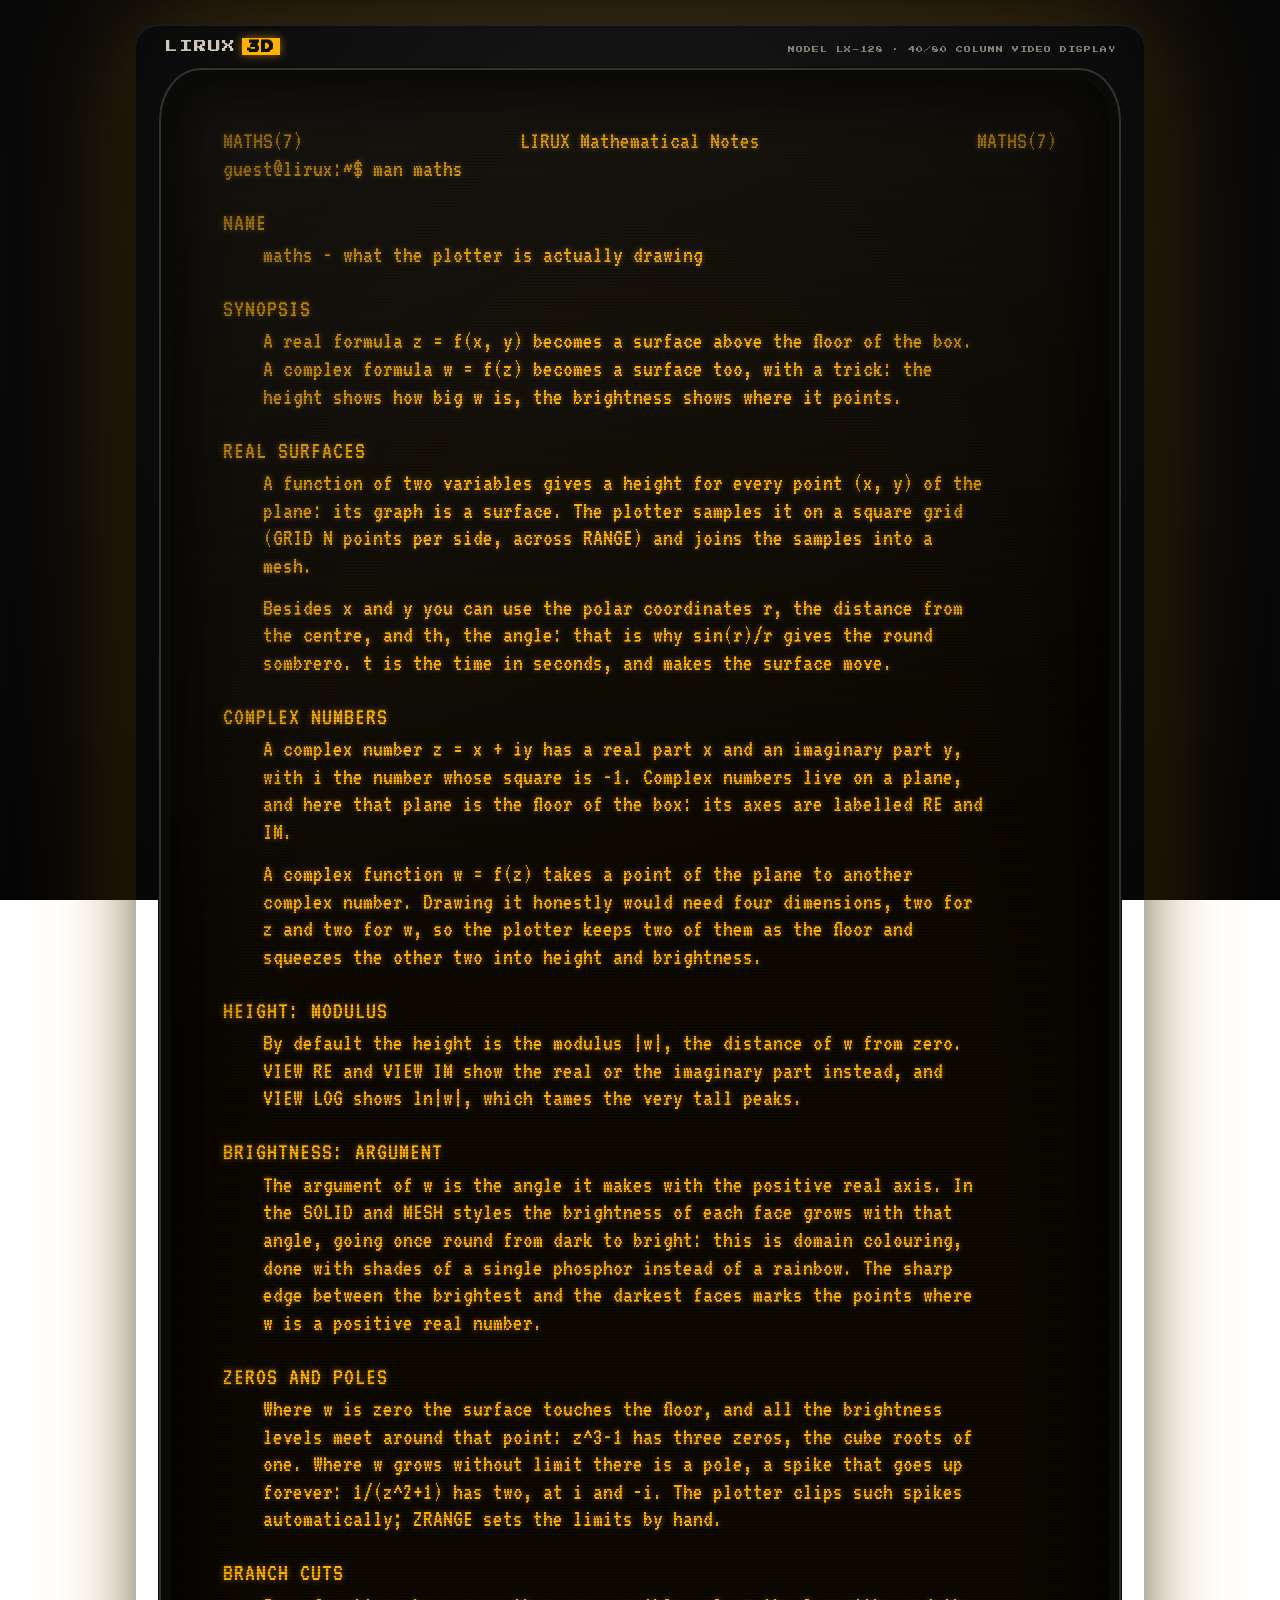
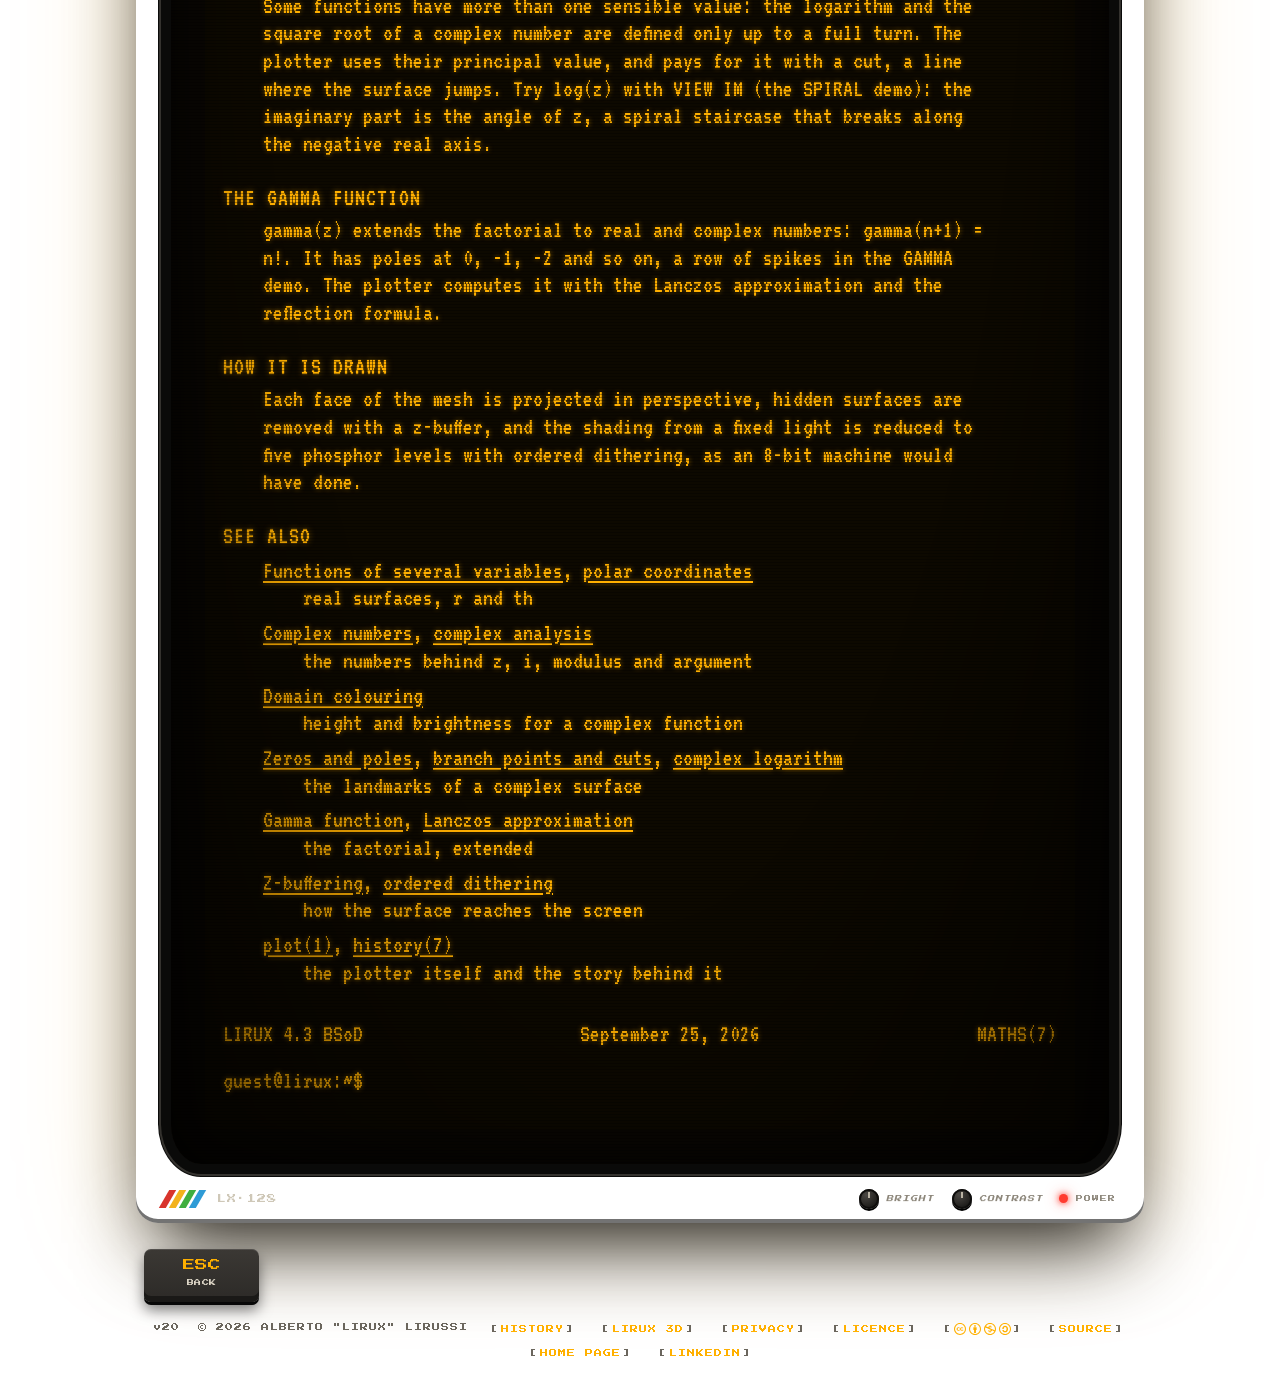
<file: maths.html>
<!doctype html>
<html lang="en" data-theme="amber">
<head>
  <meta charset="utf-8">
  <meta name="viewport" content="width=device-width, initial-scale=1">
  <!-- Content security policy: only resources from this site, plus the
       GoatCounter script for the anonymous visit count. -->
  <meta http-equiv="Content-Security-Policy" content="default-src 'none'; script-src 'self' https://gc.zgo.at; style-src 'self' 'unsafe-inline'; font-src 'self'; img-src 'self' https://lirux-lx128.goatcounter.com; connect-src https://lirux-lx128.goatcounter.com; base-uri 'none'; form-action 'none'">
  <meta name="referrer" content="strict-origin-when-cross-origin">
  <title>Maths · Lirux 3D</title>
  <meta name="description" content="The mathematics behind LX-128 Surface Retroplot: surfaces, complex numbers, domain colouring, zeros, poles and branch cuts.">
  <link rel="icon" href="favicon.ico" sizes="32x32">
  <link rel="icon" href="favicon.svg" type="image/svg+xml">
  <link rel="apple-touch-icon" href="apple-touch-icon.png">
  <meta name="theme-color" content="#0a0a0a">
  <link rel="preload" href="fonts/press-start-2p-latin.woff2" as="font" type="font/woff2" crossorigin>
  <link rel="preload" href="fonts/vt323-latin.woff2" as="font" type="font/woff2" crossorigin>
  <link rel="stylesheet" href="style.css">
  <script src="js/analytics.js"></script>
</head>
<body>
  <main class="rig">
    <section class="monitor" aria-label="Monitor">
      <header class="bezel-top">
        <span class="badge">LIRUX<b>3D</b></span>
        <span class="model">MODEL LX-128 &middot; 40/80 COLUMN VIDEO DISPLAY</span>
      </header>

      <div class="screen">
        <div class="display">
          <article class="doc">
            <div class="man-head"><span>MATHS(7)</span><span>LIRUX Mathematical Notes</span><span>MATHS(7)</span></div>

            <p class="cmdline">guest@lirux:~$ man maths</p>

            <h2>NAME</h2>
            <p>maths - what the plotter is actually drawing</p>

            <h2>SYNOPSIS</h2>
            <p>A real formula <code>z = f(x, y)</code> becomes a surface above the floor of the box. A
              complex formula <code>w = f(z)</code> becomes a surface too, with a trick: the height
              shows how big <code>w</code> is, the brightness shows where it points.</p>

            <h2>REAL SURFACES</h2>
            <p>A function of two variables gives a height for every point <code>(x, y)</code> of the
              plane: its graph is a surface. The plotter samples it on a square grid
              (<code>GRID N</code> points per side, across <code>RANGE</code>) and joins the samples
              into a mesh.</p>
            <p>Besides <code>x</code> and <code>y</code> you can use the polar coordinates
              <code>r</code>, the distance from the centre, and <code>th</code>, the angle: that is why
              <code>sin(r)/r</code> gives the round sombrero. <code>t</code> is the time in seconds, and
              makes the surface move.</p>

            <h2>COMPLEX NUMBERS</h2>
            <p>A complex number <code>z = x + iy</code> has a real part <code>x</code> and an imaginary
              part <code>y</code>, with <code>i</code> the number whose square is -1. Complex numbers
              live on a plane, and here that plane is the floor of the box: its axes are labelled RE and
              IM.</p>
            <p>A complex function <code>w = f(z)</code> takes a point of the plane to another complex
              number. Drawing it honestly would need four dimensions, two for <code>z</code> and two for
              <code>w</code>, so the plotter keeps two of them as the floor and squeezes the other two
              into height and brightness.</p>

            <h2>HEIGHT: MODULUS</h2>
            <p>By default the height is the modulus <code>|w|</code>, the distance of <code>w</code>
              from zero. <code>VIEW RE</code> and <code>VIEW IM</code> show the real or the imaginary
              part instead, and <code>VIEW LOG</code> shows <code>ln|w|</code>, which tames the very tall
              peaks.</p>

            <h2>BRIGHTNESS: ARGUMENT</h2>
            <p>The argument of <code>w</code> is the angle it makes with the positive real axis. In the
              SOLID and MESH styles the brightness of each face grows with that angle, going once round
              from dark to bright: this is domain colouring, done with shades of a single phosphor
              instead of a rainbow. The sharp edge between the brightest and the darkest faces marks the
              points where <code>w</code> is a positive real number.</p>

            <h2>ZEROS AND POLES</h2>
            <p>Where <code>w</code> is zero the surface touches the floor, and all the brightness levels
              meet around that point: <code>z^3-1</code> has three zeros, the cube roots of one. Where
              <code>w</code> grows without limit there is a pole, a spike that goes up forever:
              <code>1/(z^2+1)</code> has two, at <code>i</code> and <code>-i</code>. The plotter clips
              such spikes automatically; <code>ZRANGE</code> sets the limits by hand.</p>

            <h2>BRANCH CUTS</h2>
            <p>Some functions have more than one sensible value: the logarithm and the square root of a
              complex number are defined only up to a full turn. The plotter uses their principal value,
              and pays for it with a cut, a line where the surface jumps. Try <code>log(z)</code> with
              <code>VIEW IM</code> (the SPIRAL demo): the imaginary part is the angle of <code>z</code>,
              a spiral staircase that breaks along the negative real axis.</p>

            <h2>THE GAMMA FUNCTION</h2>
            <p><code>gamma(z)</code> extends the factorial to real and complex numbers:
              <code>gamma(n+1) = n!</code>. It has poles at 0, -1, -2 and so on, a row of spikes in the
              GAMMA demo. The plotter computes it with the Lanczos approximation and the reflection
              formula.</p>

            <h2>HOW IT IS DRAWN</h2>
            <p>Each face of the mesh is projected in perspective, hidden surfaces are removed with a
              z-buffer, and the shading from a fixed light is reduced to five phosphor levels with
              ordered dithering, as an 8-bit machine would have done.</p>

            <h2>SEE ALSO</h2>
            <dl>
              <dt><a href="https://en.wikipedia.org/wiki/Function_of_several_real_variables" target="_blank" rel="noopener noreferrer">Functions of several variables</a>, <a href="https://en.wikipedia.org/wiki/Polar_coordinate_system" target="_blank" rel="noopener noreferrer">polar coordinates</a></dt>
              <dd>real surfaces, r and th</dd>
              <dt><a href="https://en.wikipedia.org/wiki/Complex_number" target="_blank" rel="noopener noreferrer">Complex numbers</a>, <a href="https://en.wikipedia.org/wiki/Complex_analysis" target="_blank" rel="noopener noreferrer">complex analysis</a></dt>
              <dd>the numbers behind z, i, modulus and argument</dd>
              <dt><a href="https://en.wikipedia.org/wiki/Domain_coloring" target="_blank" rel="noopener noreferrer">Domain colouring</a></dt>
              <dd>height and brightness for a complex function</dd>
              <dt><a href="https://en.wikipedia.org/wiki/Zeros_and_poles" target="_blank" rel="noopener noreferrer">Zeros and poles</a>, <a href="https://en.wikipedia.org/wiki/Branch_point" target="_blank" rel="noopener noreferrer">branch points and cuts</a>, <a href="https://en.wikipedia.org/wiki/Complex_logarithm" target="_blank" rel="noopener noreferrer">complex logarithm</a></dt>
              <dd>the landmarks of a complex surface</dd>
              <dt><a href="https://en.wikipedia.org/wiki/Gamma_function" target="_blank" rel="noopener noreferrer">Gamma function</a>, <a href="https://en.wikipedia.org/wiki/Lanczos_approximation" target="_blank" rel="noopener noreferrer">Lanczos approximation</a></dt>
              <dd>the factorial, extended</dd>
              <dt><a href="https://en.wikipedia.org/wiki/Z-buffering" target="_blank" rel="noopener noreferrer">Z-buffering</a>, <a href="https://en.wikipedia.org/wiki/Ordered_dithering" target="_blank" rel="noopener noreferrer">ordered dithering</a></dt>
              <dd>how the surface reaches the screen</dd>
              <dt><a href="./">plot(1)</a>, <a href="history.html">history(7)</a></dt>
              <dd>the plotter itself and the story behind it</dd>
            </dl>

            <div class="man-head man-foot"><span>LIRUX 4.3 BSoD</span><span>September 25, 2026</span><span>MATHS(7)</span></div>
            <p class="cmdline">guest@lirux:~$ <span class="cur"> </span></p>
          </article>
        </div>
        <div class="glass" aria-hidden="true"></div>
      </div>

      <footer class="bezel-bottom">
        <div class="stripes" aria-hidden="true"><i></i><i></i><i></i><i></i></div>
        <span class="series">LX&middot;128</span>
        <div class="knobs" aria-hidden="true">
          <span class="knob"><i></i><em>BRIGHT</em></span>
          <span class="knob"><i></i><em>CONTRAST</em></span>
        </div>
        <span class="power"><span class="led"></span>POWER</span>
      </footer>
    </section>

    <nav class="keys keys-back" aria-label="Navigation">
      <a class="key" href="./"><span class="fk">ESC</span><span class="lb">BACK</span></a>
    </nav>

    <footer class="credits">
      <span class="version">v20</span>
      <span>&copy; 2026 ALBERTO "LIRUX" LIRUSSI</span>
      <a href="history.html">HISTORY</a>
      <a href="./">LIRUX 3D</a>
      <a href="privacy.html">PRIVACY</a>
      <a href="licence.html">LICENCE</a>
      <a class="cc" href="licence.html" title="Content licensed under CC BY-NC-SA 4.0" aria-label="Content licensed under CC BY-NC-SA 4.0"><span class="cc-badges" aria-hidden="true"><svg viewBox="5.5 -3.5 64 64"><path d="M37.441-3.5c8.951,0,16.572,3.125,22.857,9.372c3.008,3.009,5.295,6.448,6.857,10.314c1.561,3.867,2.344,7.971,2.344,12.314c0,4.381-0.773,8.486-2.314,12.313c-1.543,3.828-3.82,7.21-6.828,10.143c-3.123,3.085-6.666,5.448-10.629,7.086c-3.961,1.638-8.057,2.457-12.285,2.457s-8.276-0.808-12.143-2.429c-3.866-1.618-7.333-3.961-10.4-7.027c-3.067-3.066-5.4-6.524-7-10.372S5.5,32.767,5.5,28.5c0-4.229,0.809-8.295,2.428-12.2c1.619-3.905,3.972-7.4,7.057-10.486C21.08-0.394,28.565-3.5,37.441-3.5zM37.557,2.272c-7.314,0-13.467,2.553-18.458,7.657c-2.515,2.553-4.448,5.419-5.8,8.6c-1.354,3.181-2.029,6.505-2.029,9.972c0,3.429,0.675,6.734,2.029,9.913c1.353,3.183,3.285,6.021,5.8,8.516c2.514,2.496,5.351,4.399,8.515,5.715c3.161,1.314,6.476,1.971,9.943,1.971c3.428,0,6.75-0.665,9.973-1.999c3.219-1.335,6.121-3.257,8.713-5.771c4.99-4.876,7.484-10.99,7.484-18.344c0-3.543-0.648-6.895-1.943-10.057c-1.293-3.162-3.18-5.98-5.654-8.458C50.984,4.844,44.795,2.272,37.557,2.272zM37.156,23.187l-4.287,2.229c-0.458-0.951-1.019-1.619-1.685-2c-0.667-0.38-1.286-0.571-1.858-0.571c-2.856,0-4.286,1.885-4.286,5.657c0,1.714,0.362,3.084,1.085,4.113c0.724,1.029,1.791,1.544,3.201,1.544c1.867,0,3.181-0.915,3.944-2.743l3.942,2c-0.838,1.563-2,2.791-3.486,3.686c-1.484,0.896-3.123,1.343-4.914,1.343c-2.857,0-5.163-0.875-6.915-2.629c-1.752-1.752-2.628-4.19-2.628-7.313c0-3.048,0.886-5.466,2.657-7.257c1.771-1.79,4.009-2.686,6.715-2.686C32.604,18.558,35.441,20.101,37.156,23.187zM55.613,23.187l-4.229,2.229c-0.457-0.951-1.02-1.619-1.686-2c-0.668-0.38-1.307-0.571-1.914-0.571c-2.857,0-4.287,1.885-4.287,5.657c0,1.714,0.363,3.084,1.086,4.113c0.723,1.029,1.789,1.544,3.201,1.544c1.865,0,3.18-0.915,3.941-2.743l4,2c-0.875,1.563-2.057,2.791-3.541,3.686c-1.486,0.896-3.105,1.343-4.857,1.343c-2.896,0-5.209-0.875-6.941-2.629c-1.736-1.752-2.602-4.19-2.602-7.313c0-3.048,0.885-5.466,2.658-7.257c1.77-1.79,4.008-2.686,6.713-2.686C51.117,18.558,53.938,20.101,55.613,23.187z"/></svg><svg viewBox="5.5 -3.5 64 64"><path d="M37.443-3.5c8.988,0,16.57,3.085,22.742,9.257C66.393,11.967,69.5,19.548,69.5,28.5c0,8.991-3.049,16.476-9.145,22.456C53.879,57.319,46.242,60.5,37.443,60.5c-8.649,0-16.153-3.144-22.514-9.43C8.644,44.784,5.5,37.262,5.5,28.5c0-8.761,3.144-16.342,9.429-22.742C21.101-0.415,28.604-3.5,37.443-3.5zM37.557,2.272c-7.276,0-13.428,2.553-18.457,7.657c-5.22,5.334-7.829,11.525-7.829,18.572c0,7.086,2.59,13.22,7.77,18.398c5.181,5.182,11.352,7.771,18.514,7.771c7.123,0,13.334-2.607,18.629-7.828c5.029-4.838,7.543-10.952,7.543-18.343c0-7.276-2.553-13.465-7.656-18.571C50.967,4.824,44.795,2.272,37.557,2.272zM46.129,20.557v13.085h-3.656v15.542h-9.944V33.643h-3.656V20.557c0-0.572,0.2-1.057,0.599-1.457c0.401-0.399,0.887-0.6,1.457-0.6h13.144c0.533,0,1.01,0.2,1.428,0.6C45.918,19.5,46.129,19.986,46.129,20.557zM33.042,12.329c0-3.008,1.485-4.514,4.458-4.514s4.457,1.504,4.457,4.514c0,2.971-1.486,4.457-4.457,4.457S33.042,15.3,33.042,12.329z"/></svg><svg viewBox="5.5 -3.5 64 64"><path d="M37.442-3.5c8.99,0,16.571,3.085,22.743,9.256C66.393,11.928,69.5,19.509,69.5,28.5c0,8.992-3.048,16.476-9.145,22.458C53.88,57.32,46.241,60.5,37.442,60.5c-8.686,0-16.19-3.162-22.513-9.485C8.644,44.728,5.5,37.225,5.5,28.5c0-8.762,3.144-16.343,9.429-22.743C21.1-0.414,28.604-3.5,37.442-3.5zM12.7,19.872c-0.952,2.628-1.429,5.505-1.429,8.629c0,7.086,2.59,13.22,7.77,18.4c5.219,5.144,11.391,7.715,18.514,7.715c7.201,0,13.409-2.608,18.63-7.829c1.867-1.79,3.332-3.657,4.398-5.602l-12.056-5.371c-0.421,2.02-1.439,3.667-3.057,4.942c-1.622,1.276-3.535,2.011-5.744,2.2v4.915h-3.714v-4.915c-3.543-0.036-6.782-1.312-9.714-3.827l4.4-4.457c2.094,1.942,4.476,2.913,7.143,2.913c1.104,0,2.048-0.246,2.83-0.743c0.78-0.494,1.172-1.312,1.172-2.457c0-0.801-0.287-1.448-0.858-1.943l-3.085-1.315l-3.771-1.715l-5.086-2.229L12.7,19.872zM37.557,2.214c-7.276,0-13.428,2.571-18.457,7.714c-1.258,1.258-2.439,2.686-3.543,4.287L27.786,19.7c0.533-1.676,1.542-3.019,3.029-4.028c1.484-1.009,3.218-1.571,5.2-1.686V9.071h3.715v4.915c2.934,0.153,5.6,1.143,8,2.971l-4.172,4.286c-1.793-1.257-3.619-1.885-5.486-1.885c-0.991,0-1.876,0.191-2.656,0.571c-0.781,0.381-1.172,1.029-1.172,1.943c0,0.267,0.095,0.533,0.285,0.8l4.057,1.83l2.8,1.257l5.144,2.285l16.397,7.314c0.535-2.248,0.801-4.533,0.801-6.857c0-7.353-2.552-13.543-7.656-18.573C51.005,4.785,44.831,2.214,37.557,2.214z"/></svg><svg viewBox="5.5 -3.5 64 64"><path d="M37.443-3.5c8.951,0,16.531,3.105,22.742,9.315C66.393,11.987,69.5,19.548,69.5,28.5c0,8.954-3.049,16.457-9.145,22.514C53.918,57.338,46.279,60.5,37.443,60.5c-8.649,0-16.153-3.143-22.514-9.429C8.644,44.786,5.5,37.264,5.5,28.501c0-8.723,3.144-16.285,9.429-22.685C21.138-0.395,28.643-3.5,37.443-3.5zM37.557,2.272c-7.276,0-13.428,2.572-18.457,7.715c-5.22,5.296-7.829,11.467-7.829,18.513c0,7.125,2.59,13.257,7.77,18.4c5.181,5.182,11.352,7.771,18.514,7.771c7.123,0,13.334-2.609,18.629-7.828c5.029-4.876,7.543-10.99,7.543-18.343c0-7.313-2.553-13.485-7.656-18.513C51.004,4.842,44.832,2.272,37.557,2.272zM23.271,23.985c0.609-3.924,2.189-6.962,4.742-9.114c2.552-2.152,5.656-3.228,9.314-3.228c5.027,0,9.029,1.62,12,4.856c2.971,3.238,4.457,7.391,4.457,12.457c0,4.915-1.543,9-4.627,12.256c-3.088,3.256-7.086,4.886-12.002,4.886c-3.619,0-6.743-1.085-9.371-3.257c-2.629-2.172-4.209-5.257-4.743-9.257H31.1c0.19,3.886,2.533,5.829,7.029,5.829c2.246,0,4.057-0.972,5.428-2.914c1.373-1.942,2.059-4.534,2.059-7.771c0-3.391-0.629-5.971-1.885-7.743c-1.258-1.771-3.066-2.657-5.43-2.657c-4.268,0-6.667,1.885-7.2,5.656h2.343l-6.342,6.343l-6.343-6.343L23.271,23.985L23.271,23.985z"/></svg></span></a>
      <a href="https://github.com/alirux/lx-128-surface-retroplot" target="_blank" rel="noopener noreferrer">SOURCE</a>
      <a href="https://alirux.github.io/" target="_blank" rel="noopener noreferrer">HOME PAGE</a>
      <a href="https://www.linkedin.com/in/alberto-lirussi/" target="_blank" rel="noopener noreferrer">LINKEDIN</a>
    </footer>
  </main>

  <script src="js/back.js"></script>
</body>
</html>
</file>
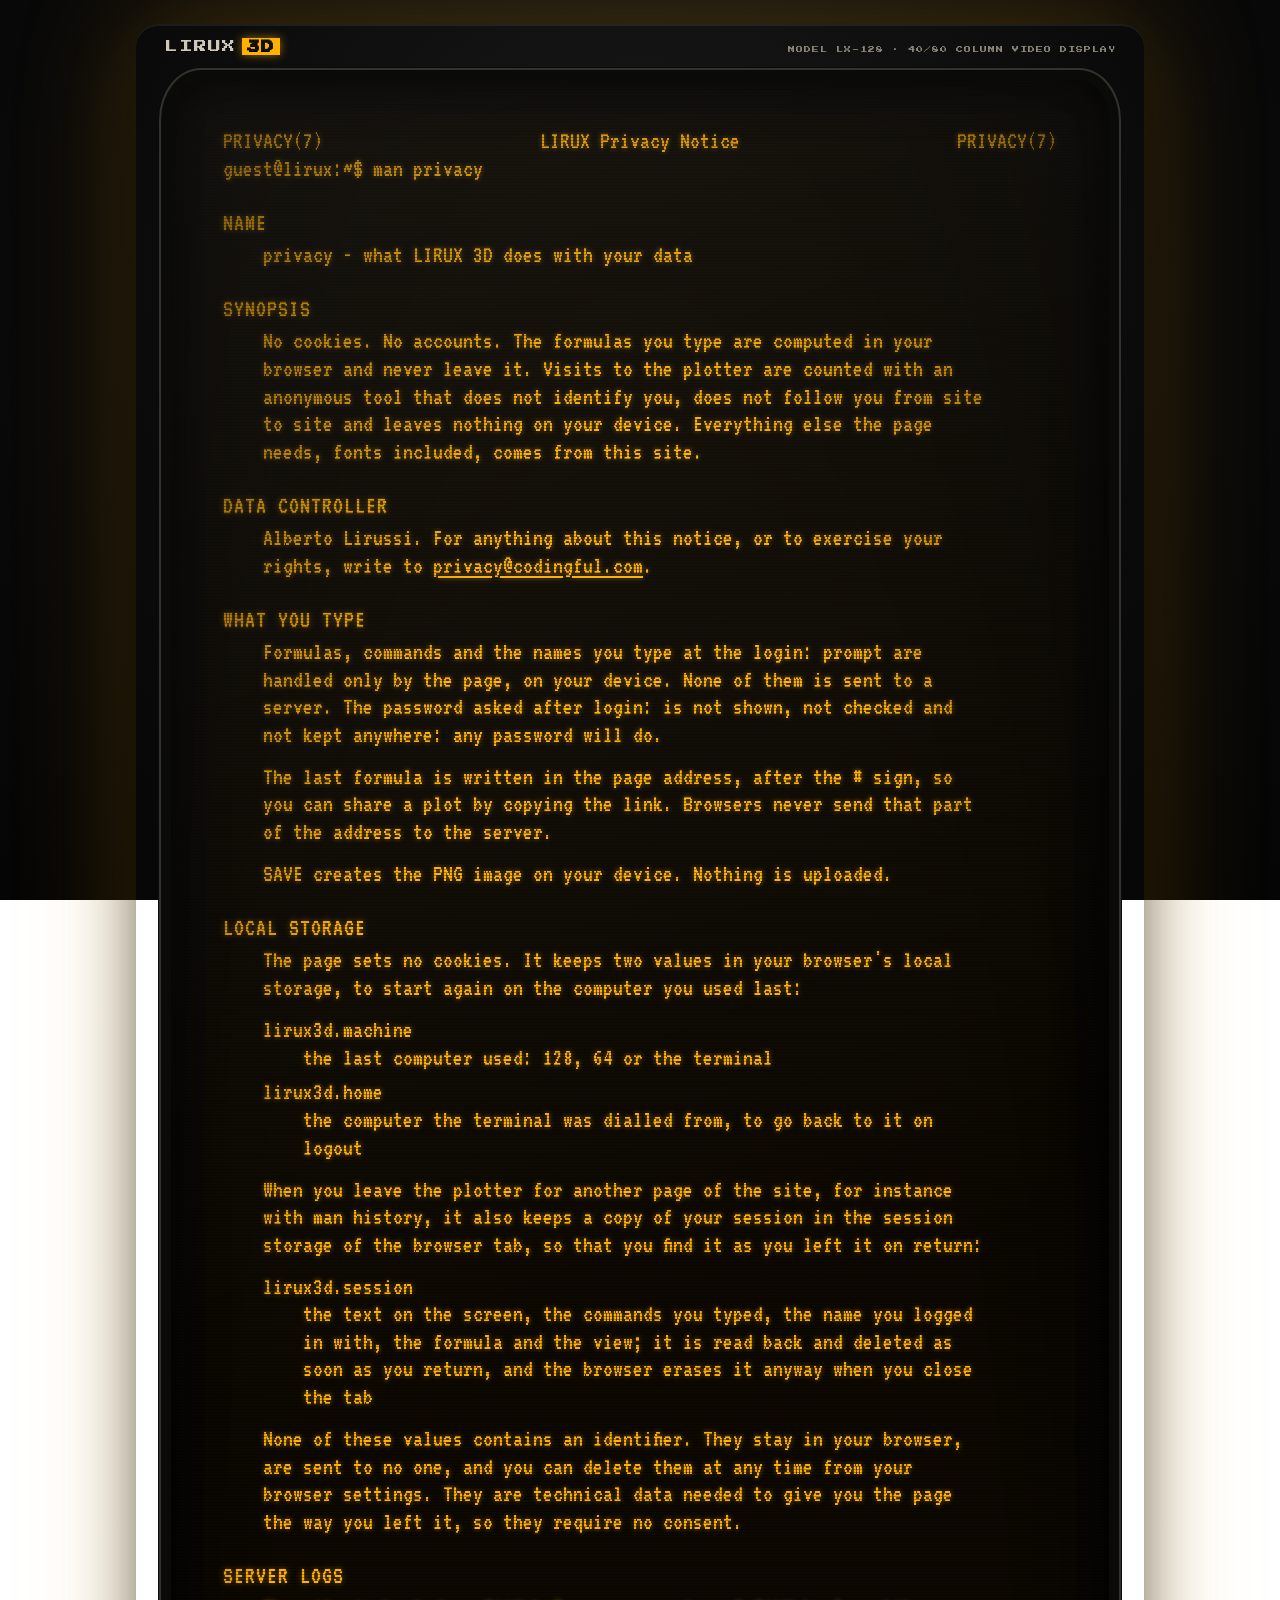
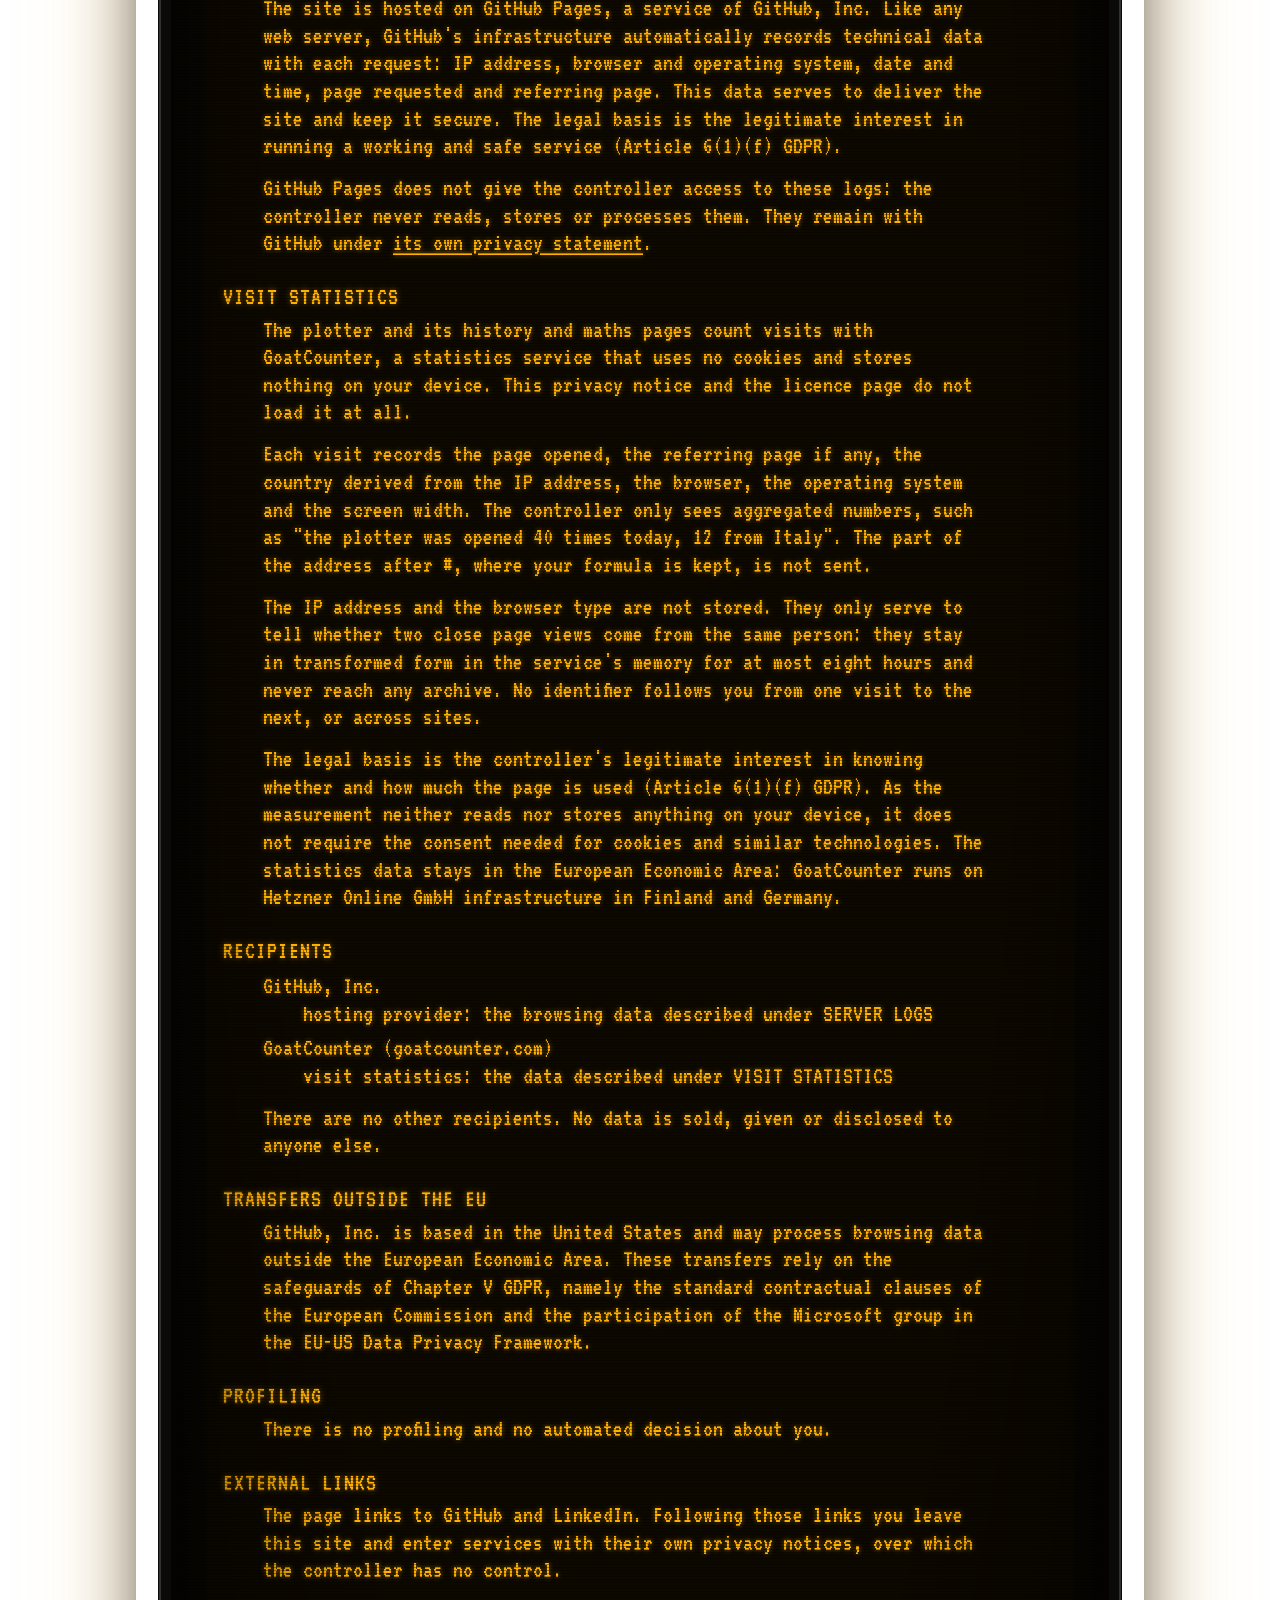
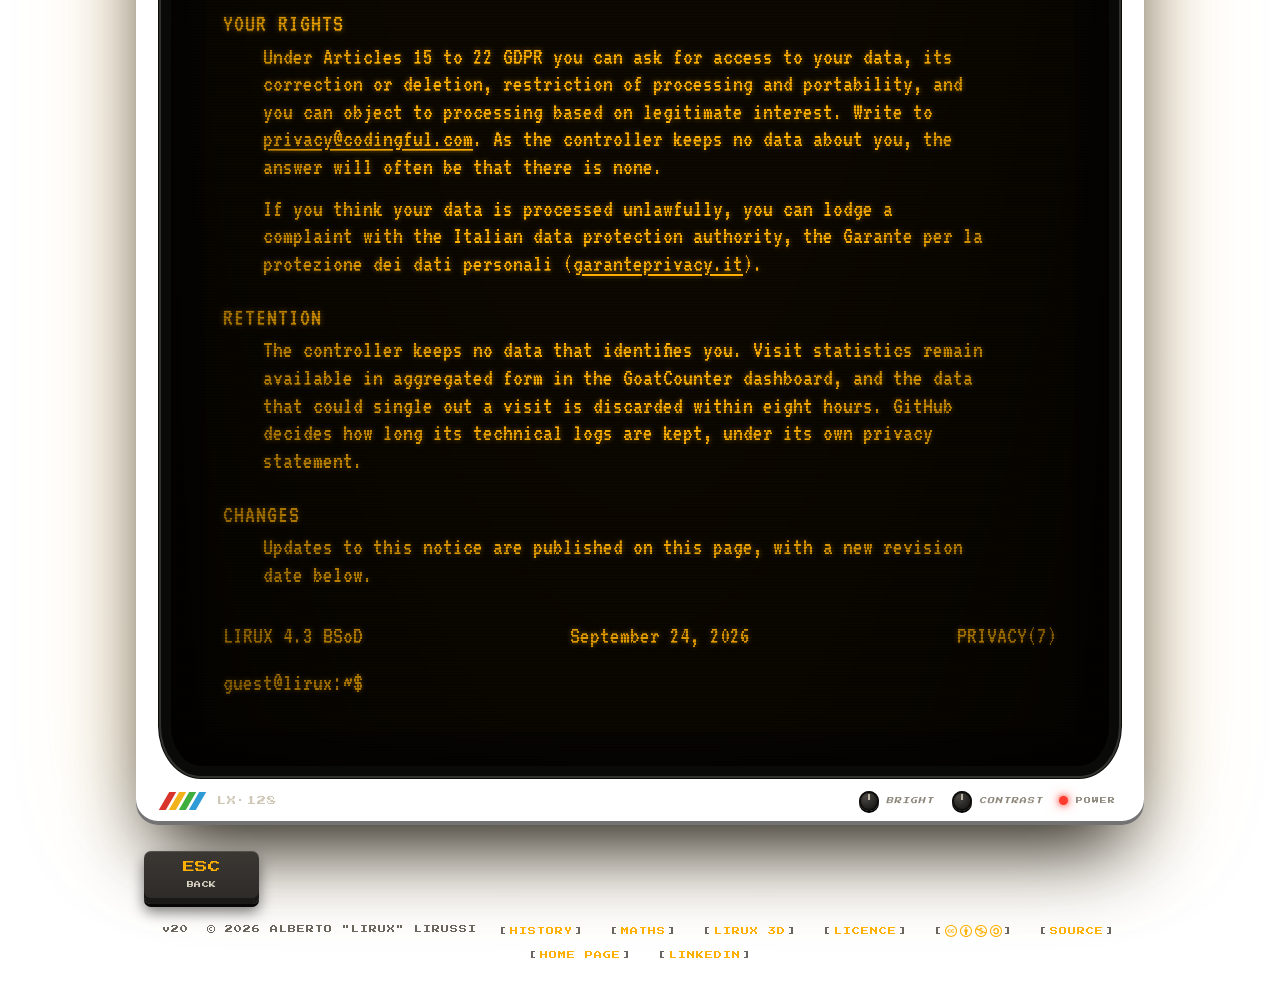
<file: privacy.html>
<!doctype html>
<html lang="en" data-theme="amber">
<head>
  <meta charset="utf-8">
  <meta name="viewport" content="width=device-width, initial-scale=1">
  <!-- Content security policy: only resources from this site. The legal pages
       do not even load the visit counter. -->
  <meta http-equiv="Content-Security-Policy" content="default-src 'none'; script-src 'self'; style-src 'self' 'unsafe-inline'; font-src 'self'; img-src 'self'; base-uri 'none'; form-action 'none'">
  <meta name="referrer" content="strict-origin-when-cross-origin">
  <title>Privacy · Lirux 3D</title>
  <meta name="description" content="Privacy notice of LIRUX 3D.">
  <link rel="icon" href="favicon.ico" sizes="32x32">
  <link rel="icon" href="favicon.svg" type="image/svg+xml">
  <link rel="apple-touch-icon" href="apple-touch-icon.png">
  <meta name="theme-color" content="#0a0a0a">
  <link rel="preload" href="fonts/press-start-2p-latin.woff2" as="font" type="font/woff2" crossorigin>
  <link rel="preload" href="fonts/vt323-latin.woff2" as="font" type="font/woff2" crossorigin>
  <link rel="stylesheet" href="style.css">
</head>
<body>
  <main class="rig">
    <section class="monitor" aria-label="Monitor">
      <header class="bezel-top">
        <span class="badge">LIRUX<b>3D</b></span>
        <span class="model">MODEL LX-128 &middot; 40/80 COLUMN VIDEO DISPLAY</span>
      </header>

      <div class="screen">
        <div class="display">
          <article class="doc">
            <div class="man-head"><span>PRIVACY(7)</span><span>LIRUX Privacy Notice</span><span>PRIVACY(7)</span></div>

            <p class="cmdline">guest@lirux:~$ man privacy</p>

            <h2>NAME</h2>
            <p>privacy - what LIRUX 3D does with your data</p>

            <h2>SYNOPSIS</h2>
            <p>No cookies. No accounts. The formulas you type are computed in your browser and never
              leave it. Visits to the plotter are counted with an anonymous tool that does not
              identify you, does not follow you from site to site and leaves nothing on your device.
              Everything else the page needs, fonts included, comes from this site.</p>

            <h2>DATA CONTROLLER</h2>
            <p>Alberto Lirussi. For anything about this notice, or to exercise your rights, write to
              <a href="mailto:privacy@codingful.com">privacy@codingful.com</a>.</p>

            <h2>WHAT YOU TYPE</h2>
            <p>Formulas, commands and the names you type at the <code>login:</code> prompt are handled
              only by the page, on your device. None of them is sent to a server. The password asked
              after <code>login:</code> is not shown, not checked and not kept anywhere: any password
              will do.</p>
            <p>The last formula is written in the page address, after the <code>#</code> sign, so you can
              share a plot by copying the link. Browsers never send that part of the address to the
              server.</p>
            <p><code>SAVE</code> creates the PNG image on your device. Nothing is uploaded.</p>

            <h2>LOCAL STORAGE</h2>
            <p>The page sets no cookies. It keeps two values in your browser's local storage, to start
              again on the computer you used last:</p>
            <dl>
              <dt>lirux3d.machine</dt>
              <dd>the last computer used: 128, 64 or the terminal</dd>
              <dt>lirux3d.home</dt>
              <dd>the computer the terminal was dialled from, to go back to it on logout</dd>
            </dl>
            <p>When you leave the plotter for another page of the site, for instance with
              <code>man history</code>, it also keeps a copy of your session in the session storage of
              the browser tab, so that you find it as you left it on return:</p>
            <dl>
              <dt>lirux3d.session</dt>
              <dd>the text on the screen, the commands you typed, the name you logged in with, the
                formula and the view; it is read back and deleted as soon as you return, and the
                browser erases it anyway when you close the tab</dd>
            </dl>
            <p>None of these values contains an identifier. They stay in your browser, are sent to no
              one, and you can delete them at any time from your browser settings. They are technical
              data needed to give you the page the way you left it, so they require no consent.</p>

            <h2>SERVER LOGS</h2>
            <p>The site is hosted on GitHub Pages, a service of GitHub, Inc. Like any web server, GitHub's
              infrastructure automatically records technical data with each request: IP address,
              browser and operating system, date and time, page requested and referring page. This
              data serves to deliver the site and keep it secure. The legal basis is the legitimate
              interest in running a working and safe service (Article 6(1)(f) GDPR).</p>
            <p>GitHub Pages does not give the controller access to these logs: the controller never
              reads, stores or processes them. They remain with GitHub under
              <a href="https://docs.github.com/en/site-policy/privacy-policies/github-general-privacy-statement" target="_blank" rel="noopener noreferrer">its own privacy statement</a>.</p>

            <h2>VISIT STATISTICS</h2>
            <p>The plotter and its history and maths pages count visits with GoatCounter, a statistics service
              that uses no cookies and stores nothing on your device. This privacy notice and the
              licence page do not load it at all.</p>
            <p>Each visit records the page opened, the referring page if any, the country derived from
              the IP address, the browser, the operating system and the screen width. The controller
              only sees aggregated numbers, such as "the plotter was opened 40 times today, 12 from
              Italy". The part of the address after <code>#</code>, where your formula is kept, is not
              sent.</p>
            <p>The IP address and the browser type are not stored. They only serve to tell whether two
              close page views come from the same person: they stay in transformed form in the
              service's memory for at most eight hours and never reach any archive. No identifier
              follows you from one visit to the next, or across sites.</p>
            <p>The legal basis is the controller's legitimate interest in knowing whether and how much
              the page is used (Article 6(1)(f) GDPR). As the measurement neither reads nor stores
              anything on your device, it does not require the consent needed for cookies and similar
              technologies. The statistics data stays in the European Economic Area: GoatCounter runs
              on Hetzner Online GmbH infrastructure in Finland and Germany.</p>

            <h2>RECIPIENTS</h2>
            <dl>
              <dt>GitHub, Inc.</dt>
              <dd>hosting provider: the browsing data described under SERVER LOGS</dd>
              <dt>GoatCounter (goatcounter.com)</dt>
              <dd>visit statistics: the data described under VISIT STATISTICS</dd>
            </dl>
            <p>There are no other recipients. No data is sold, given or disclosed to anyone else.</p>

            <h2>TRANSFERS OUTSIDE THE EU</h2>
            <p>GitHub, Inc. is based in the United States and may process browsing data outside the
              European Economic Area. These transfers rely on the safeguards of Chapter V GDPR, namely
              the standard contractual clauses of the European Commission and the participation of the
              Microsoft group in the EU-US Data Privacy Framework.</p>

            <h2>PROFILING</h2>
            <p>There is no profiling and no automated decision about you.</p>

            <h2>EXTERNAL LINKS</h2>
            <p>The page links to GitHub and LinkedIn. Following those links you leave this site and enter
              services with their own privacy notices, over which the controller has no control.</p>

            <h2>YOUR RIGHTS</h2>
            <p>Under Articles 15 to 22 GDPR you can ask for access to your data, its correction or
              deletion, restriction of processing and portability, and you can object to processing
              based on legitimate interest. Write to
              <a href="mailto:privacy@codingful.com">privacy@codingful.com</a>. As the controller keeps no
              data about you, the answer will often be that there is none.</p>
            <p>If you think your data is processed unlawfully, you can lodge a complaint with the Italian
              data protection authority, the Garante per la protezione dei dati personali
              (<a href="https://www.garanteprivacy.it" target="_blank" rel="noopener noreferrer">garanteprivacy.it</a>).</p>

            <h2>RETENTION</h2>
            <p>The controller keeps no data that identifies you. Visit statistics remain available in
              aggregated form in the GoatCounter dashboard, and the data that could single out a visit
              is discarded within eight hours. GitHub decides how long its technical logs are kept,
              under its own privacy statement.</p>

            <h2>CHANGES</h2>
            <p>Updates to this notice are published on this page, with a new revision date below.</p>

            <div class="man-head man-foot"><span>LIRUX 4.3 BSoD</span><span>September 24, 2026</span><span>PRIVACY(7)</span></div>
            <p class="cmdline">guest@lirux:~$ <span class="cur"> </span></p>
          </article>
        </div>
        <div class="glass" aria-hidden="true"></div>
      </div>

      <footer class="bezel-bottom">
        <div class="stripes" aria-hidden="true"><i></i><i></i><i></i><i></i></div>
        <span class="series">LX&middot;128</span>
        <div class="knobs" aria-hidden="true">
          <span class="knob"><i></i><em>BRIGHT</em></span>
          <span class="knob"><i></i><em>CONTRAST</em></span>
        </div>
        <span class="power"><span class="led"></span>POWER</span>
      </footer>
    </section>

    <nav class="keys keys-back" aria-label="Navigation">
      <a class="key" href="./"><span class="fk">ESC</span><span class="lb">BACK</span></a>
    </nav>

    <footer class="credits">
      <span class="version">v20</span>
      <span>&copy; 2026 ALBERTO "LIRUX" LIRUSSI</span>
      <a href="history.html">HISTORY</a>
      <a href="maths.html">MATHS</a>
      <a href="./">LIRUX 3D</a>
      <a href="licence.html">LICENCE</a>
      <a class="cc" href="licence.html" title="Content licensed under CC BY-NC-SA 4.0" aria-label="Content licensed under CC BY-NC-SA 4.0"><span class="cc-badges" aria-hidden="true"><svg viewBox="5.5 -3.5 64 64"><path d="M37.441-3.5c8.951,0,16.572,3.125,22.857,9.372c3.008,3.009,5.295,6.448,6.857,10.314c1.561,3.867,2.344,7.971,2.344,12.314c0,4.381-0.773,8.486-2.314,12.313c-1.543,3.828-3.82,7.21-6.828,10.143c-3.123,3.085-6.666,5.448-10.629,7.086c-3.961,1.638-8.057,2.457-12.285,2.457s-8.276-0.808-12.143-2.429c-3.866-1.618-7.333-3.961-10.4-7.027c-3.067-3.066-5.4-6.524-7-10.372S5.5,32.767,5.5,28.5c0-4.229,0.809-8.295,2.428-12.2c1.619-3.905,3.972-7.4,7.057-10.486C21.08-0.394,28.565-3.5,37.441-3.5zM37.557,2.272c-7.314,0-13.467,2.553-18.458,7.657c-2.515,2.553-4.448,5.419-5.8,8.6c-1.354,3.181-2.029,6.505-2.029,9.972c0,3.429,0.675,6.734,2.029,9.913c1.353,3.183,3.285,6.021,5.8,8.516c2.514,2.496,5.351,4.399,8.515,5.715c3.161,1.314,6.476,1.971,9.943,1.971c3.428,0,6.75-0.665,9.973-1.999c3.219-1.335,6.121-3.257,8.713-5.771c4.99-4.876,7.484-10.99,7.484-18.344c0-3.543-0.648-6.895-1.943-10.057c-1.293-3.162-3.18-5.98-5.654-8.458C50.984,4.844,44.795,2.272,37.557,2.272zM37.156,23.187l-4.287,2.229c-0.458-0.951-1.019-1.619-1.685-2c-0.667-0.38-1.286-0.571-1.858-0.571c-2.856,0-4.286,1.885-4.286,5.657c0,1.714,0.362,3.084,1.085,4.113c0.724,1.029,1.791,1.544,3.201,1.544c1.867,0,3.181-0.915,3.944-2.743l3.942,2c-0.838,1.563-2,2.791-3.486,3.686c-1.484,0.896-3.123,1.343-4.914,1.343c-2.857,0-5.163-0.875-6.915-2.629c-1.752-1.752-2.628-4.19-2.628-7.313c0-3.048,0.886-5.466,2.657-7.257c1.771-1.79,4.009-2.686,6.715-2.686C32.604,18.558,35.441,20.101,37.156,23.187zM55.613,23.187l-4.229,2.229c-0.457-0.951-1.02-1.619-1.686-2c-0.668-0.38-1.307-0.571-1.914-0.571c-2.857,0-4.287,1.885-4.287,5.657c0,1.714,0.363,3.084,1.086,4.113c0.723,1.029,1.789,1.544,3.201,1.544c1.865,0,3.18-0.915,3.941-2.743l4,2c-0.875,1.563-2.057,2.791-3.541,3.686c-1.486,0.896-3.105,1.343-4.857,1.343c-2.896,0-5.209-0.875-6.941-2.629c-1.736-1.752-2.602-4.19-2.602-7.313c0-3.048,0.885-5.466,2.658-7.257c1.77-1.79,4.008-2.686,6.713-2.686C51.117,18.558,53.938,20.101,55.613,23.187z"/></svg><svg viewBox="5.5 -3.5 64 64"><path d="M37.443-3.5c8.988,0,16.57,3.085,22.742,9.257C66.393,11.967,69.5,19.548,69.5,28.5c0,8.991-3.049,16.476-9.145,22.456C53.879,57.319,46.242,60.5,37.443,60.5c-8.649,0-16.153-3.144-22.514-9.43C8.644,44.784,5.5,37.262,5.5,28.5c0-8.761,3.144-16.342,9.429-22.742C21.101-0.415,28.604-3.5,37.443-3.5zM37.557,2.272c-7.276,0-13.428,2.553-18.457,7.657c-5.22,5.334-7.829,11.525-7.829,18.572c0,7.086,2.59,13.22,7.77,18.398c5.181,5.182,11.352,7.771,18.514,7.771c7.123,0,13.334-2.607,18.629-7.828c5.029-4.838,7.543-10.952,7.543-18.343c0-7.276-2.553-13.465-7.656-18.571C50.967,4.824,44.795,2.272,37.557,2.272zM46.129,20.557v13.085h-3.656v15.542h-9.944V33.643h-3.656V20.557c0-0.572,0.2-1.057,0.599-1.457c0.401-0.399,0.887-0.6,1.457-0.6h13.144c0.533,0,1.01,0.2,1.428,0.6C45.918,19.5,46.129,19.986,46.129,20.557zM33.042,12.329c0-3.008,1.485-4.514,4.458-4.514s4.457,1.504,4.457,4.514c0,2.971-1.486,4.457-4.457,4.457S33.042,15.3,33.042,12.329z"/></svg><svg viewBox="5.5 -3.5 64 64"><path d="M37.442-3.5c8.99,0,16.571,3.085,22.743,9.256C66.393,11.928,69.5,19.509,69.5,28.5c0,8.992-3.048,16.476-9.145,22.458C53.88,57.32,46.241,60.5,37.442,60.5c-8.686,0-16.19-3.162-22.513-9.485C8.644,44.728,5.5,37.225,5.5,28.5c0-8.762,3.144-16.343,9.429-22.743C21.1-0.414,28.604-3.5,37.442-3.5zM12.7,19.872c-0.952,2.628-1.429,5.505-1.429,8.629c0,7.086,2.59,13.22,7.77,18.4c5.219,5.144,11.391,7.715,18.514,7.715c7.201,0,13.409-2.608,18.63-7.829c1.867-1.79,3.332-3.657,4.398-5.602l-12.056-5.371c-0.421,2.02-1.439,3.667-3.057,4.942c-1.622,1.276-3.535,2.011-5.744,2.2v4.915h-3.714v-4.915c-3.543-0.036-6.782-1.312-9.714-3.827l4.4-4.457c2.094,1.942,4.476,2.913,7.143,2.913c1.104,0,2.048-0.246,2.83-0.743c0.78-0.494,1.172-1.312,1.172-2.457c0-0.801-0.287-1.448-0.858-1.943l-3.085-1.315l-3.771-1.715l-5.086-2.229L12.7,19.872zM37.557,2.214c-7.276,0-13.428,2.571-18.457,7.714c-1.258,1.258-2.439,2.686-3.543,4.287L27.786,19.7c0.533-1.676,1.542-3.019,3.029-4.028c1.484-1.009,3.218-1.571,5.2-1.686V9.071h3.715v4.915c2.934,0.153,5.6,1.143,8,2.971l-4.172,4.286c-1.793-1.257-3.619-1.885-5.486-1.885c-0.991,0-1.876,0.191-2.656,0.571c-0.781,0.381-1.172,1.029-1.172,1.943c0,0.267,0.095,0.533,0.285,0.8l4.057,1.83l2.8,1.257l5.144,2.285l16.397,7.314c0.535-2.248,0.801-4.533,0.801-6.857c0-7.353-2.552-13.543-7.656-18.573C51.005,4.785,44.831,2.214,37.557,2.214z"/></svg><svg viewBox="5.5 -3.5 64 64"><path d="M37.443-3.5c8.951,0,16.531,3.105,22.742,9.315C66.393,11.987,69.5,19.548,69.5,28.5c0,8.954-3.049,16.457-9.145,22.514C53.918,57.338,46.279,60.5,37.443,60.5c-8.649,0-16.153-3.143-22.514-9.429C8.644,44.786,5.5,37.264,5.5,28.501c0-8.723,3.144-16.285,9.429-22.685C21.138-0.395,28.643-3.5,37.443-3.5zM37.557,2.272c-7.276,0-13.428,2.572-18.457,7.715c-5.22,5.296-7.829,11.467-7.829,18.513c0,7.125,2.59,13.257,7.77,18.4c5.181,5.182,11.352,7.771,18.514,7.771c7.123,0,13.334-2.609,18.629-7.828c5.029-4.876,7.543-10.99,7.543-18.343c0-7.313-2.553-13.485-7.656-18.513C51.004,4.842,44.832,2.272,37.557,2.272zM23.271,23.985c0.609-3.924,2.189-6.962,4.742-9.114c2.552-2.152,5.656-3.228,9.314-3.228c5.027,0,9.029,1.62,12,4.856c2.971,3.238,4.457,7.391,4.457,12.457c0,4.915-1.543,9-4.627,12.256c-3.088,3.256-7.086,4.886-12.002,4.886c-3.619,0-6.743-1.085-9.371-3.257c-2.629-2.172-4.209-5.257-4.743-9.257H31.1c0.19,3.886,2.533,5.829,7.029,5.829c2.246,0,4.057-0.972,5.428-2.914c1.373-1.942,2.059-4.534,2.059-7.771c0-3.391-0.629-5.971-1.885-7.743c-1.258-1.771-3.066-2.657-5.43-2.657c-4.268,0-6.667,1.885-7.2,5.656h2.343l-6.342,6.343l-6.343-6.343L23.271,23.985L23.271,23.985z"/></svg></span></a>
      <a href="https://github.com/alirux/lx-128-surface-retroplot" target="_blank" rel="noopener noreferrer">SOURCE</a>
      <a href="https://alirux.github.io/" target="_blank" rel="noopener noreferrer">HOME PAGE</a>
      <a href="https://www.linkedin.com/in/alberto-lirussi/" target="_blank" rel="noopener noreferrer">LINKEDIN</a>
    </footer>
  </main>

  <script src="js/back.js"></script>
</body>
</html>
</file>
<file: style.css>
/* LIRUX 3D: an 80s monitor on a dark desk. */

/* Both typefaces are served from this site (SIL Open Font License, see fonts/). */
@font-face {
  font-family: 'Press Start 2P';
  font-style: normal;
  font-weight: 400;
  font-display: swap;
  src: url('fonts/press-start-2p-latin.woff2') format('woff2');
}
@font-face {
  font-family: 'VT323';
  font-style: normal;
  font-weight: 400;
  font-display: swap;
  src: url('fonts/vt323-latin.woff2') format('woff2');
}

/* 128 mode (default): light green on dark grey, light green border. */
:root {
  --fg: #9ad284;
  --bg: #444444;
  --border: #9ad284;
  --dim: #6c6c6c;
  --glow: color-mix(in srgb, var(--fg) 45%, transparent);
  --glow-soft: color-mix(in srgb, var(--fg) 20%, transparent);

  --case-hi: #2d2b28;
  --case: #1d1c1a;
  --case-lo: #121110;
  --label: #8d877b;
  --key-top: #3b3834;
  --key-side: #1a1917;
  --key-text: #dcd5c6;

  --font-vt: 'VT323', ui-monospace, 'SF Mono', Menlo, Consolas, monospace;
  --font-pix: 'Press Start 2P', ui-monospace, Menlo, monospace;

  /* Home computer screens: blocky 8x8 characters, all caps. */
  --font-term: var(--font-pix);
  --term-size: 12px;
  --lh: 1.6;
  --case: uppercase;
  --status-max: 13px;
}

/* 64 mode: light blue on blue, light blue border. */
:root[data-theme="c64"] {
  --fg: #6c5eb5;
  --bg: #352879;
  --border: #6c5eb5;
  --dim: #6c5eb5;
}

/* Terminal: amber monochrome serial terminal, black glass, lowercase. */
:root[data-theme="amber"] {
  --fg: #ffb000;
  --bg: color-mix(in srgb, var(--fg) 5%, #000);
  --border: #0a0703;
  --dim: color-mix(in srgb, var(--fg) 55%, #000);
  --glow: color-mix(in srgb, var(--fg) 55%, transparent);
  --glow-soft: color-mix(in srgb, var(--fg) 25%, transparent);
  --font-term: var(--font-vt);
  --term-size: 22px;
  --lh: 1.05;
  --case: none;
  --status-max: 26px;
}

* { box-sizing: border-box; }

html, body {
  margin: 0;
  min-height: 100%;
  background: radial-gradient(ellipse at 50% 30%, #1a1a1a 0%, #0a0a0a 60%, #050505 100%) fixed;
  color: var(--label);
}

body {
  font-family: var(--font-vt);
  -webkit-font-smoothing: none;
}

.rig {
  width: min(1040px, 100%);
  margin: 0 auto;
  padding: 24px 16px 32px;
}

/* ---------- the monitor case ---------- */

.monitor {
  background: linear-gradient(180deg, var(--case-hi) 0%, var(--case) 45%, var(--case-lo) 100%);
  border-radius: 22px;
  padding: 14px 22px 12px;
  box-shadow:
    inset 0 2px 0 rgba(255, 255, 255, 0.07),
    inset 0 -4px 0 rgba(0, 0, 0, 0.55),
    0 40px 80px -20px rgba(0, 0, 0, 0.9),
    0 0 120px var(--glow-soft);
}

.bezel-top {
  display: flex;
  align-items: baseline;
  justify-content: space-between;
  gap: 16px;
  padding: 2px 6px 14px;
}

.badge {
  font-family: var(--font-pix);
  font-size: 13px;
  letter-spacing: 1px;
  color: #cfc8b8;
  text-shadow: 0 1px 0 #000;
}
.badge b {
  margin-left: 6px;
  padding: 2px 5px;
  color: #111;
  background: var(--fg);
  box-shadow: 0 0 10px var(--glow);
}

.model {
  font-family: var(--font-pix);
  font-size: 7px;
  letter-spacing: 1px;
  color: var(--label);
  text-align: right;
}

/* ---------- the CRT ---------- */

.screen {
  position: relative;
  padding: clamp(14px, 3.2vw, 34px);
  background: var(--border);
  border-radius: 30px / 40px;
  overflow: hidden;
  box-shadow:
    0 0 0 10px #0a0a09,
    0 0 0 12px #34322e,
    0 0 0 13px #0a0a09;
  margin: 13px;
}

.tape {
  position: absolute;
  inset: 0;
  width: 100%;
  height: 100%;
  image-rendering: pixelated;
  opacity: 0;
}
.tape.on { opacity: 1; }

.display {
  position: relative;
  z-index: 1;
  background: var(--bg);
  color: var(--fg);
  text-shadow: 0 0 5px var(--glow);
}

.plotwrap {
  display: flex;
  justify-content: center;
  align-items: flex-start;
  overflow: hidden;
}

#plot {
  display: block;
  image-rendering: pixelated;
  image-rendering: crisp-edges;
  touch-action: none;
  cursor: grab;
  outline: none;
  filter: drop-shadow(0 0 3px var(--glow));
}
#plot:active { cursor: grabbing; }
#plot:focus-visible { box-shadow: 0 0 0 1px var(--dim); }

.status {
  display: flex;
  justify-content: space-between;
  gap: 16px;
  padding: 1px 8px 0;
  font-family: var(--font-term);
  font-size: min(var(--term-size), var(--status-max));
  line-height: var(--lh);
  text-transform: var(--case);
  background: var(--fg);
  color: var(--bg);
  text-shadow: none;
  box-shadow: 0 0 10px var(--glow);
  white-space: nowrap;
}
.textmode .plotwrap,
.textmode .status { display: none; }
.status .l { overflow: hidden; text-overflow: ellipsis; min-width: 0; }
.status .r { flex: none; }

.term {
  height: calc(var(--term-size) * var(--lh) * 7 + 8px);
  padding: 4px 8px;
  overflow-y: auto;
  overflow-x: hidden;
  font-family: var(--font-term);
  font-size: var(--term-size);
  line-height: var(--lh);
  text-transform: var(--case);
  cursor: text;
  scrollbar-width: thin;
  scrollbar-color: var(--dim) transparent;
}
.term::-webkit-scrollbar { width: 6px; }
.term::-webkit-scrollbar-thumb { background: var(--dim); }

.out, .mirror {
  white-space: pre-wrap;
  word-break: break-all;
}
.out .center { text-align: center; }
.out .rev {
  display: inline;
  background: var(--fg);
  color: var(--bg);
  text-shadow: none;
}

.inputline {
  position: relative;
  display: block;
  min-height: calc(var(--lh) * 1em);
}
.inputline input {
  position: absolute;
  inset: 0;
  width: 100%;
  opacity: 0;
  border: 0;
  padding: 0;
  font: inherit;
  background: transparent;
  color: transparent;
}

.cur {
  background: var(--fg);
  color: var(--bg);
  text-shadow: none;
  animation: blink 1.06s steps(1) infinite;
}
.inputline:not(:focus-within) .cur { animation: none; background: var(--dim); }

@keyframes blink {
  50% { background: transparent; color: var(--fg); }
}

/* The glass: scanlines, vignette and a faint reflection over everything. */
.glass {
  position: absolute;
  inset: 0;
  z-index: 2;
  pointer-events: none;
  border-radius: inherit;
  background:
    linear-gradient(160deg, rgba(255, 255, 255, 0.06) 0%, rgba(255, 255, 255, 0) 35%),
    radial-gradient(ellipse at center, rgba(0, 0, 0, 0) 58%, rgba(0, 0, 0, 0.6) 100%),
    repeating-linear-gradient(to bottom, rgba(0, 0, 0, 0.3) 0 1px, rgba(0, 0, 0, 0) 1px 3px);
  box-shadow: inset 0 0 50px rgba(0, 0, 0, 0.7);
  animation: flicker 0.12s steps(2) infinite;
}
@keyframes flicker {
  0% { opacity: 0.96; }
  100% { opacity: 1; }
}

/* ---------- bottom of the case ---------- */

.bezel-bottom {
  display: flex;
  align-items: center;
  gap: 16px;
  padding: 12px 6px 2px;
  font-family: var(--font-pix);
  font-size: 7px;
  letter-spacing: 1px;
}

.stripes {
  display: flex;
  gap: 3px;
  transform: skewX(-30deg);
}
.stripes i { width: 7px; height: 18px; }
.stripes i:nth-child(1) { background: #d8342c; }
.stripes i:nth-child(2) { background: #f2b21c; }
.stripes i:nth-child(3) { background: #3fae3f; }
.stripes i:nth-child(4) { background: #2e9bd6; }

.series { color: #cfc8b8; font-size: 9px; }

.knobs { display: flex; gap: 18px; margin-left: auto; }
.knob { display: flex; align-items: center; gap: 7px; color: var(--label); }
.knob i {
  width: 20px;
  height: 20px;
  border-radius: 50%;
  background: radial-gradient(circle at 35% 30%, #4a4743, #1b1a18 70%);
  box-shadow: 0 2px 0 #000, inset 0 0 0 2px #0e0d0c;
  position: relative;
}
.knob i::after {
  content: '';
  position: absolute;
  left: 9px;
  top: 3px;
  width: 2px;
  height: 6px;
  background: #b9b2a3;
}

.power { display: flex; align-items: center; gap: 8px; color: var(--label); }
.led {
  width: 9px;
  height: 9px;
  border-radius: 50%;
  background: #ff3b2f;
  box-shadow: 0 0 6px #ff3b2f, 0 0 14px rgba(255, 59, 47, 0.6);
}

/* ---------- function keys ---------- */

.keys {
  display: grid;
  grid-template-columns: repeat(8, 1fr);
  gap: 10px;
  margin: 26px 8px 0;
}

.key {
  appearance: none;
  border: 0;
  cursor: pointer;
  padding: 10px 6px 16px;
  border-radius: 7px;
  background: linear-gradient(180deg, var(--key-top) 0%, #2c2a27 100%);
  box-shadow:
    inset 0 1px 0 rgba(255, 255, 255, 0.12),
    inset 0 -6px 0 var(--key-side),
    0 3px 0 #070707,
    0 8px 14px rgba(0, 0, 0, 0.5);
  color: var(--key-text);
  font-family: var(--font-pix);
  text-align: center;
  display: flex;
  flex-direction: column;
  align-items: center;
  gap: 8px;
  transition: transform 0.04s;
}
.key:hover .fk { text-shadow: 0 0 8px var(--glow); }
.key:active, .key.down {
  transform: translateY(3px);
  box-shadow:
    inset 0 1px 0 rgba(255, 255, 255, 0.08),
    inset 0 -3px 0 var(--key-side),
    0 0 0 #070707,
    0 4px 8px rgba(0, 0, 0, 0.5);
}
.key:focus-visible { outline: 2px solid var(--fg); outline-offset: 3px; }
.key .fk { font-size: 12px; color: var(--fg); }
.key .lb { font-size: 7px; letter-spacing: 0.5px; color: var(--key-text); }

.hint {
  margin: 22px 0 0;
  text-align: center;
  font-family: var(--font-pix);
  font-size: 8px;
  line-height: 1.8;
  letter-spacing: 1px;
  color: #6b665d;
}
.hint kbd {
  font-family: inherit;
  color: var(--fg);
}

/* ---------- copyright line ---------- */

.credits {
  display: flex;
  flex-wrap: wrap;
  justify-content: center;
  gap: 6px 18px;
  margin: 18px 0 0;
  font-family: var(--font-pix);
  font-size: 8px;
  line-height: 1.8;
  letter-spacing: 1px;
  color: #6b665d;
}
.credits a {
  color: var(--fg);
  text-decoration: none;
  padding: 2px 4px;
}
.credits a::before { content: '['; color: #6b665d; margin-right: 2px; }
.credits a::after { content: ']'; color: #6b665d; margin-left: 2px; }
.credits .cc-badges {
  display: inline-flex;
  gap: 3px;
  vertical-align: -2px;
}
.credits .cc-badges svg {
  display: block;
  width: 12px;
  height: 12px;
  fill: currentColor;
}
.credits a:hover,
.credits a:focus-visible {
  background: var(--fg);
  color: #111;
  outline: none;
}

/* ---------- privacy page: a man page on the amber terminal ---------- */

.doc {
  padding: 14px 18px 20px;
  font-family: var(--font-vt);
  font-size: 24px;
  line-height: 1.15;
}
.doc h2 {
  margin: 1.1em 0 0.2em;
  font: inherit;
  letter-spacing: 1px;
  text-shadow: 0 0 6px var(--glow), 0 0 1px var(--fg);
}
.doc p,
.doc dl {
  margin: 0 0 0.6em 4ch;
  max-width: 72ch;
}
.doc dt { margin-top: 0.3em; }
.doc dd { margin: 0 0 0 4ch; }
.doc code { font: inherit; }
.doc a { color: inherit; text-underline-offset: 3px; }
.doc a:hover { background: var(--fg); color: var(--bg); text-shadow: none; }
.doc .cmdline { margin-left: 0; }
.man-head {
  display: flex;
  justify-content: space-between;
  gap: 12px;
  flex-wrap: wrap;
}
.man-foot { margin: 1.4em 0 0.8em; }

.keys-back { grid-template-columns: repeat(8, 1fr); }
a.key { text-decoration: none; }

/* ---------- small screens ---------- */

@media (max-width: 720px) {
  :root { --term-size: 10px; }
  :root[data-theme="amber"] { --term-size: 19px; }
  .rig { padding: 12px 10px 24px; }
  .monitor { padding: 10px 10px 10px; border-radius: 16px; }
  .screen { margin: 8px; box-shadow: 0 0 0 6px #0a0a09, 0 0 0 8px #34322e; border-radius: 18px / 24px; }
  .model, .knobs { display: none; }
  .power { margin-left: auto; }
  .keys { grid-template-columns: repeat(4, 1fr); gap: 8px; margin: 18px 0 0; }
  .doc { font-size: 19px; padding: 10px 8px 16px; }
  .doc p, .doc dl { margin-left: 2ch; }
}

@media (prefers-reduced-motion: reduce) {
  .glass { animation: none; }
  .cur { animation: none; }
}
</file>
